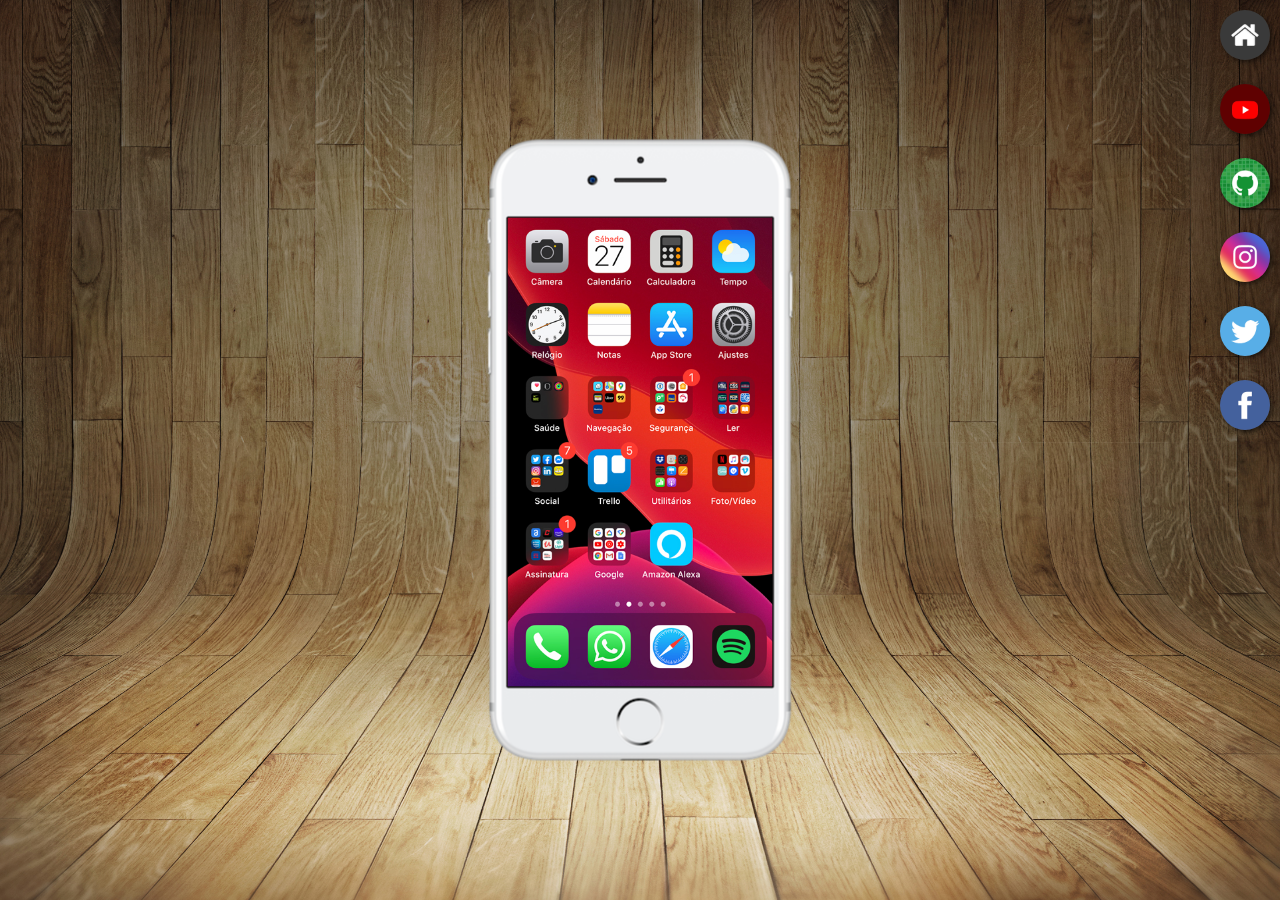
<file: index.html>
<!DOCTYPE html>
<html lang="pt-br">
<head>
    <meta charset="UTF-8">
    <meta http-equiv="X-UA-Compatible" content="IE=edge">
    <meta name="viewport" content="width=device-width, initial-scale=1.0">
    <title>Projeto Redes Sociais</title>
    <link rel="shortcut icon" href="favicon.ico" type="image/x-icon">
    <link rel="stylesheet" href="estilos/stylestyle.css">
</head>
<body>
    <main>
        <section id="telefone">
            <iframe src="home.html" name="tela" id="tela" frameborder="0">Navegador não compatível com isso.</iframe>
        </section>
        <section id="redes-sociais">
            <a href="home.html" target="tela"><img src="imagens/logo-home.jpg" alt="Home"></a> <br>
            <a href="youtube.html" target="tela"><img src="imagens/logo-youtube.jpg" alt="Youtube"></a> <br>
            <a href="github.html" target="tela"><img src="imagens/logo-github.jpg" alt="GitHub"></a> <br>
            <a href="instagram.html" target="tela"><img src="imagens/logo-instagram.jpg" alt="Instagram"></a> <br>
            <a href="twitter.html" target="tela"><img src="imagens/logo-twitter.jpg" alt="Twitter"></a> <br>
            <a href="facebook.html" target="tela"><img src="imagens/logo-facebook.jpg" alt="Facebook"></a>
        </section>
    </main>
</body>
</html>
</file>
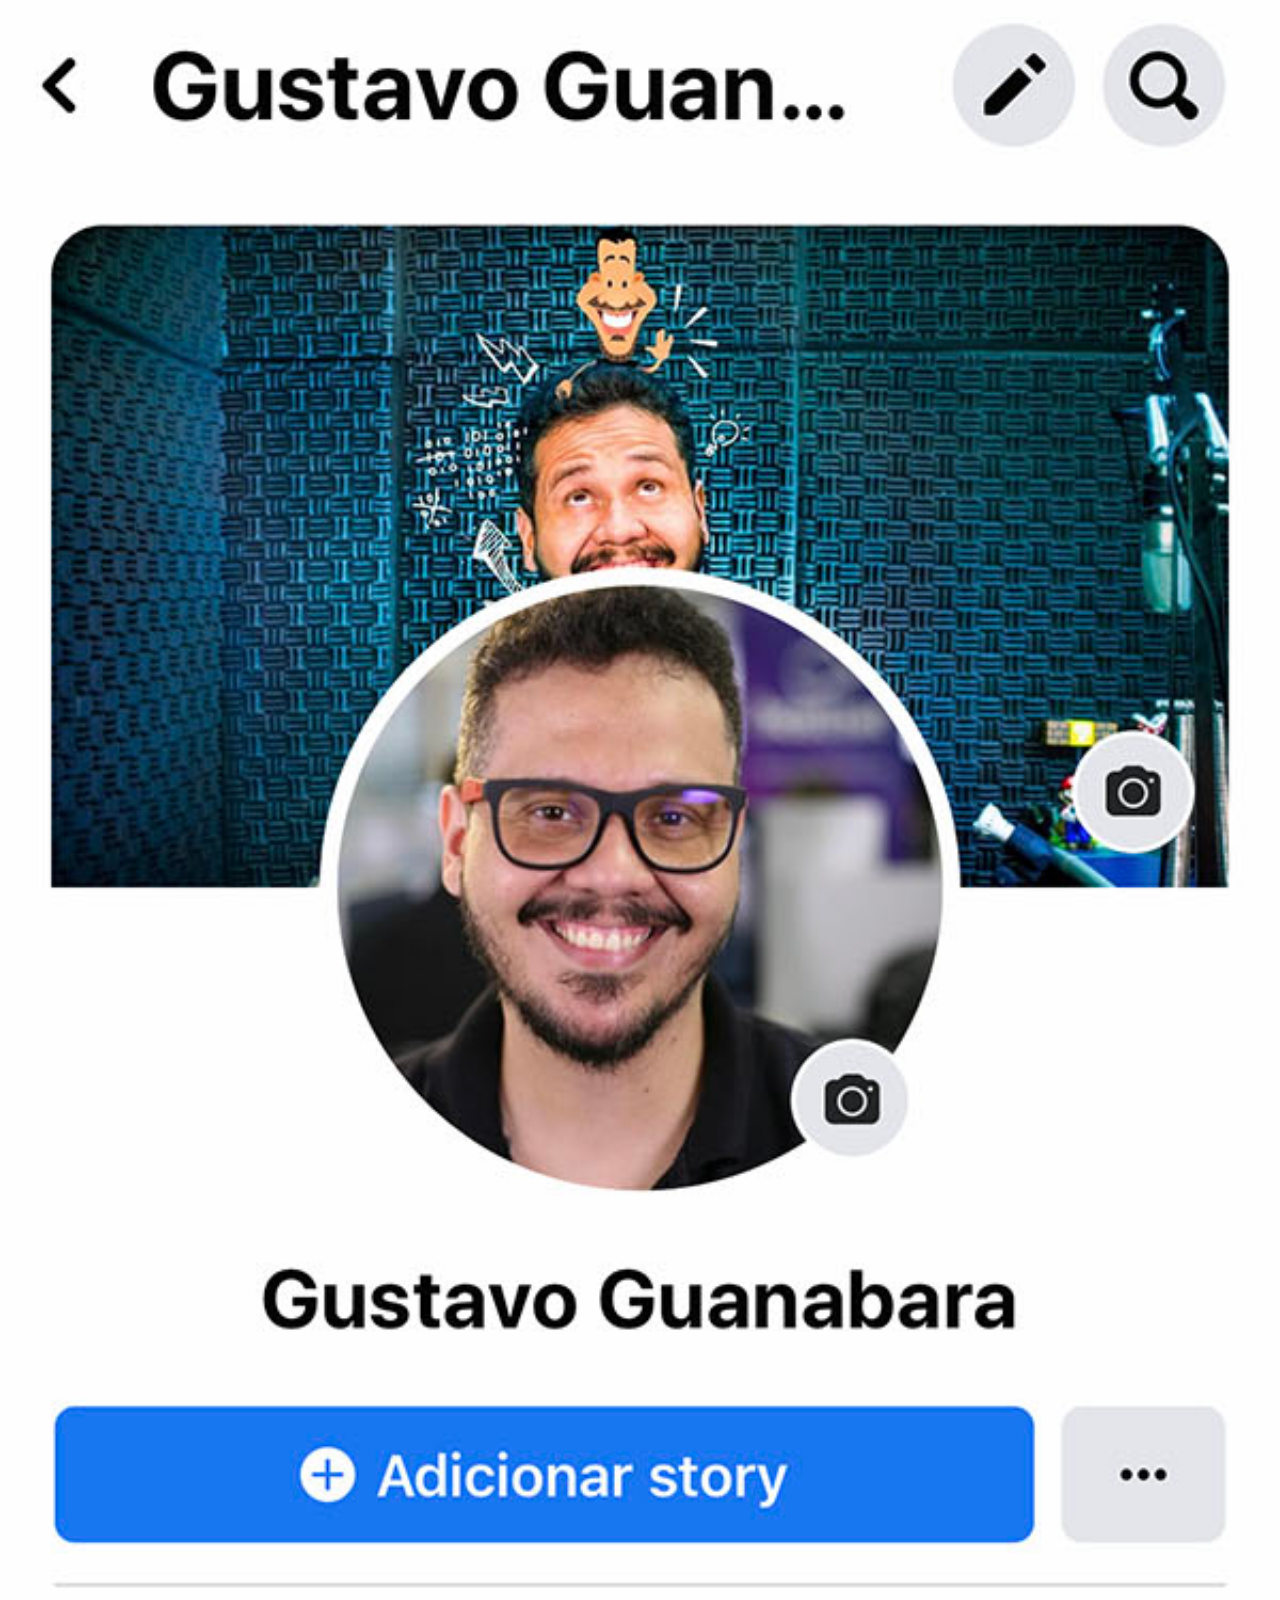
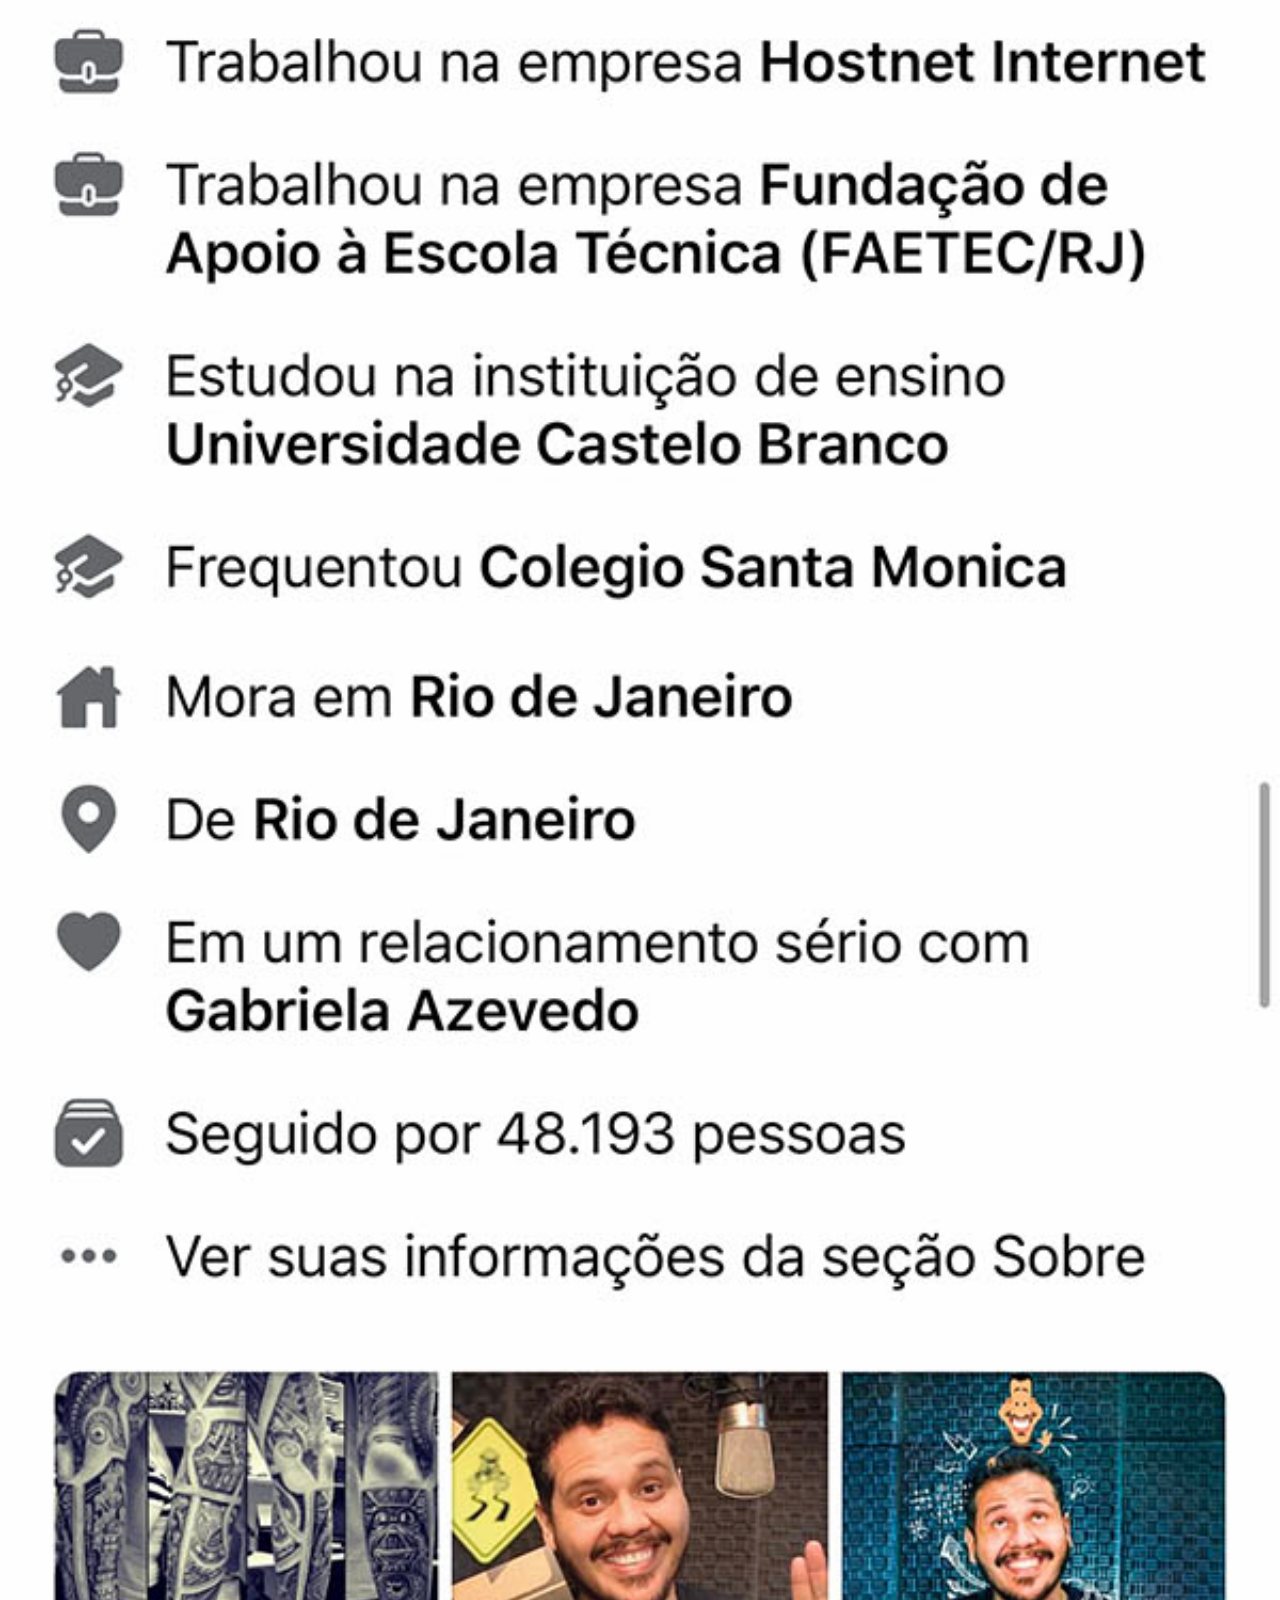
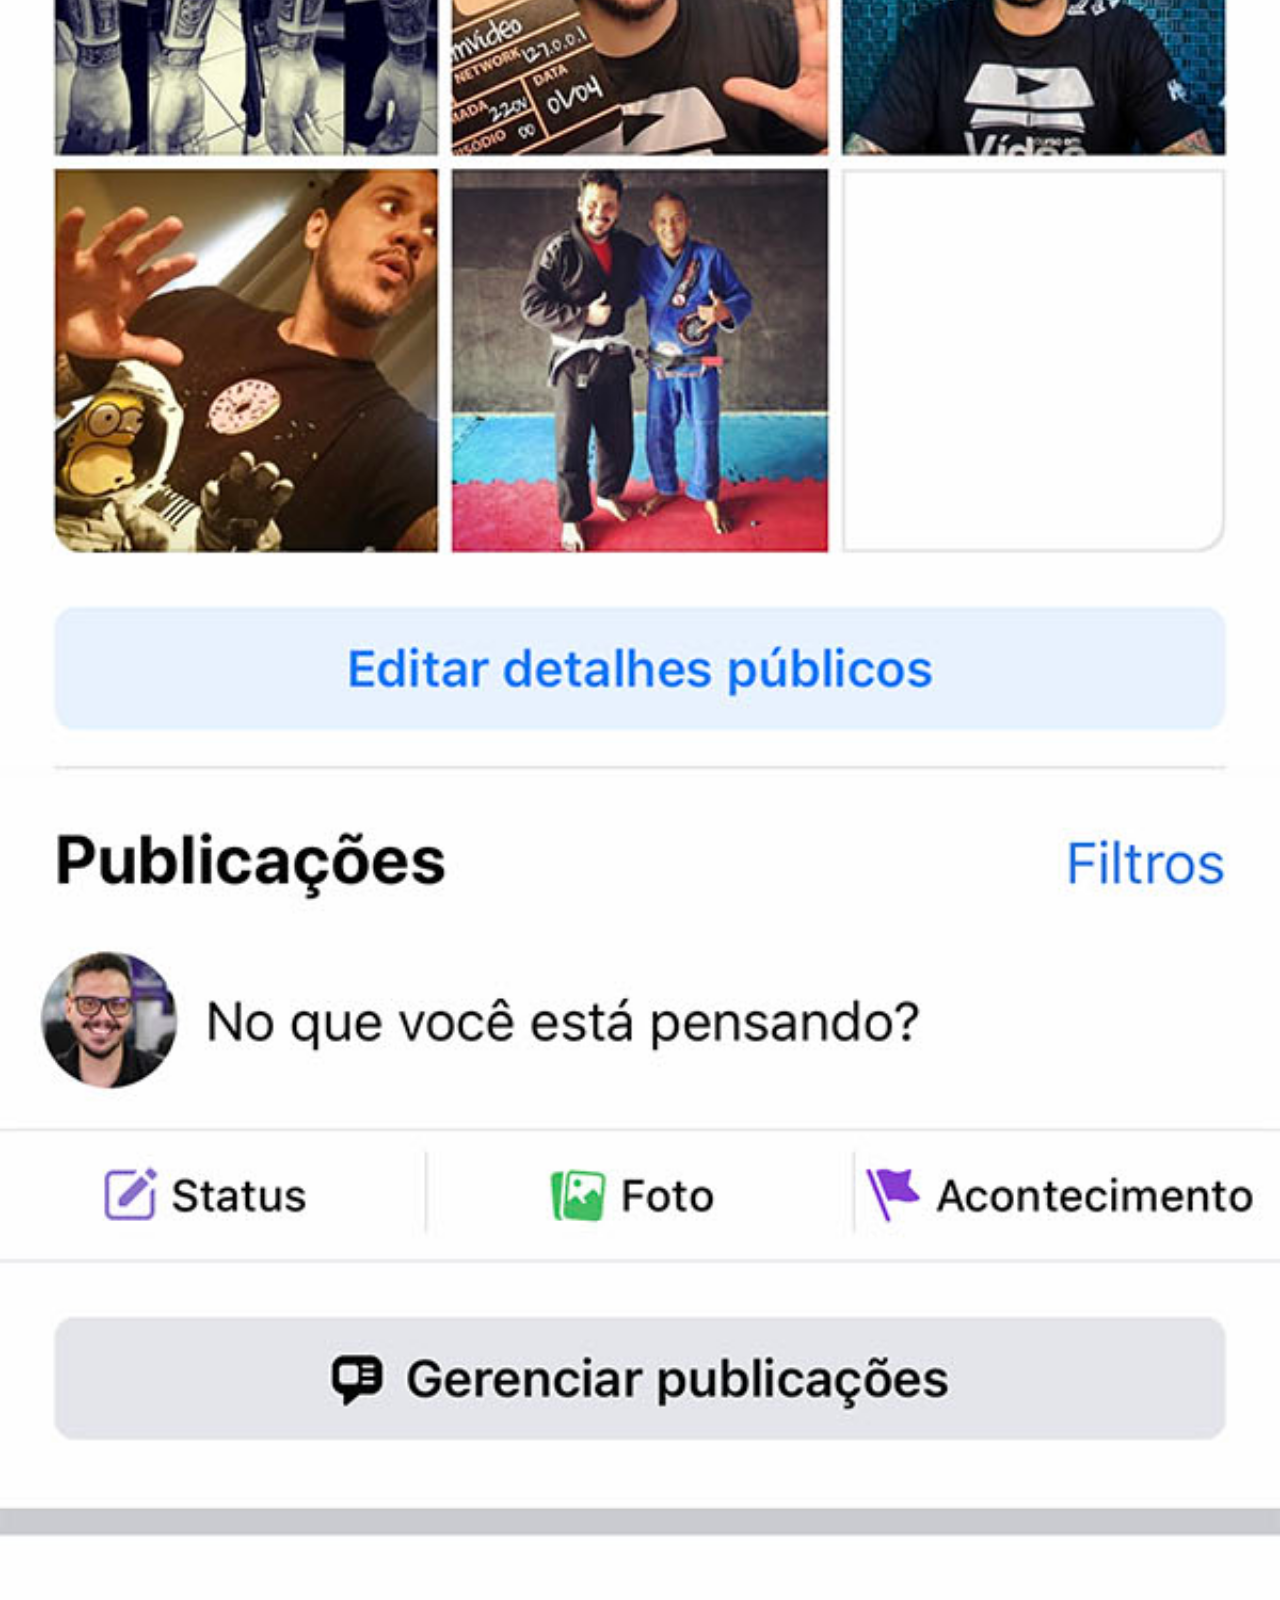
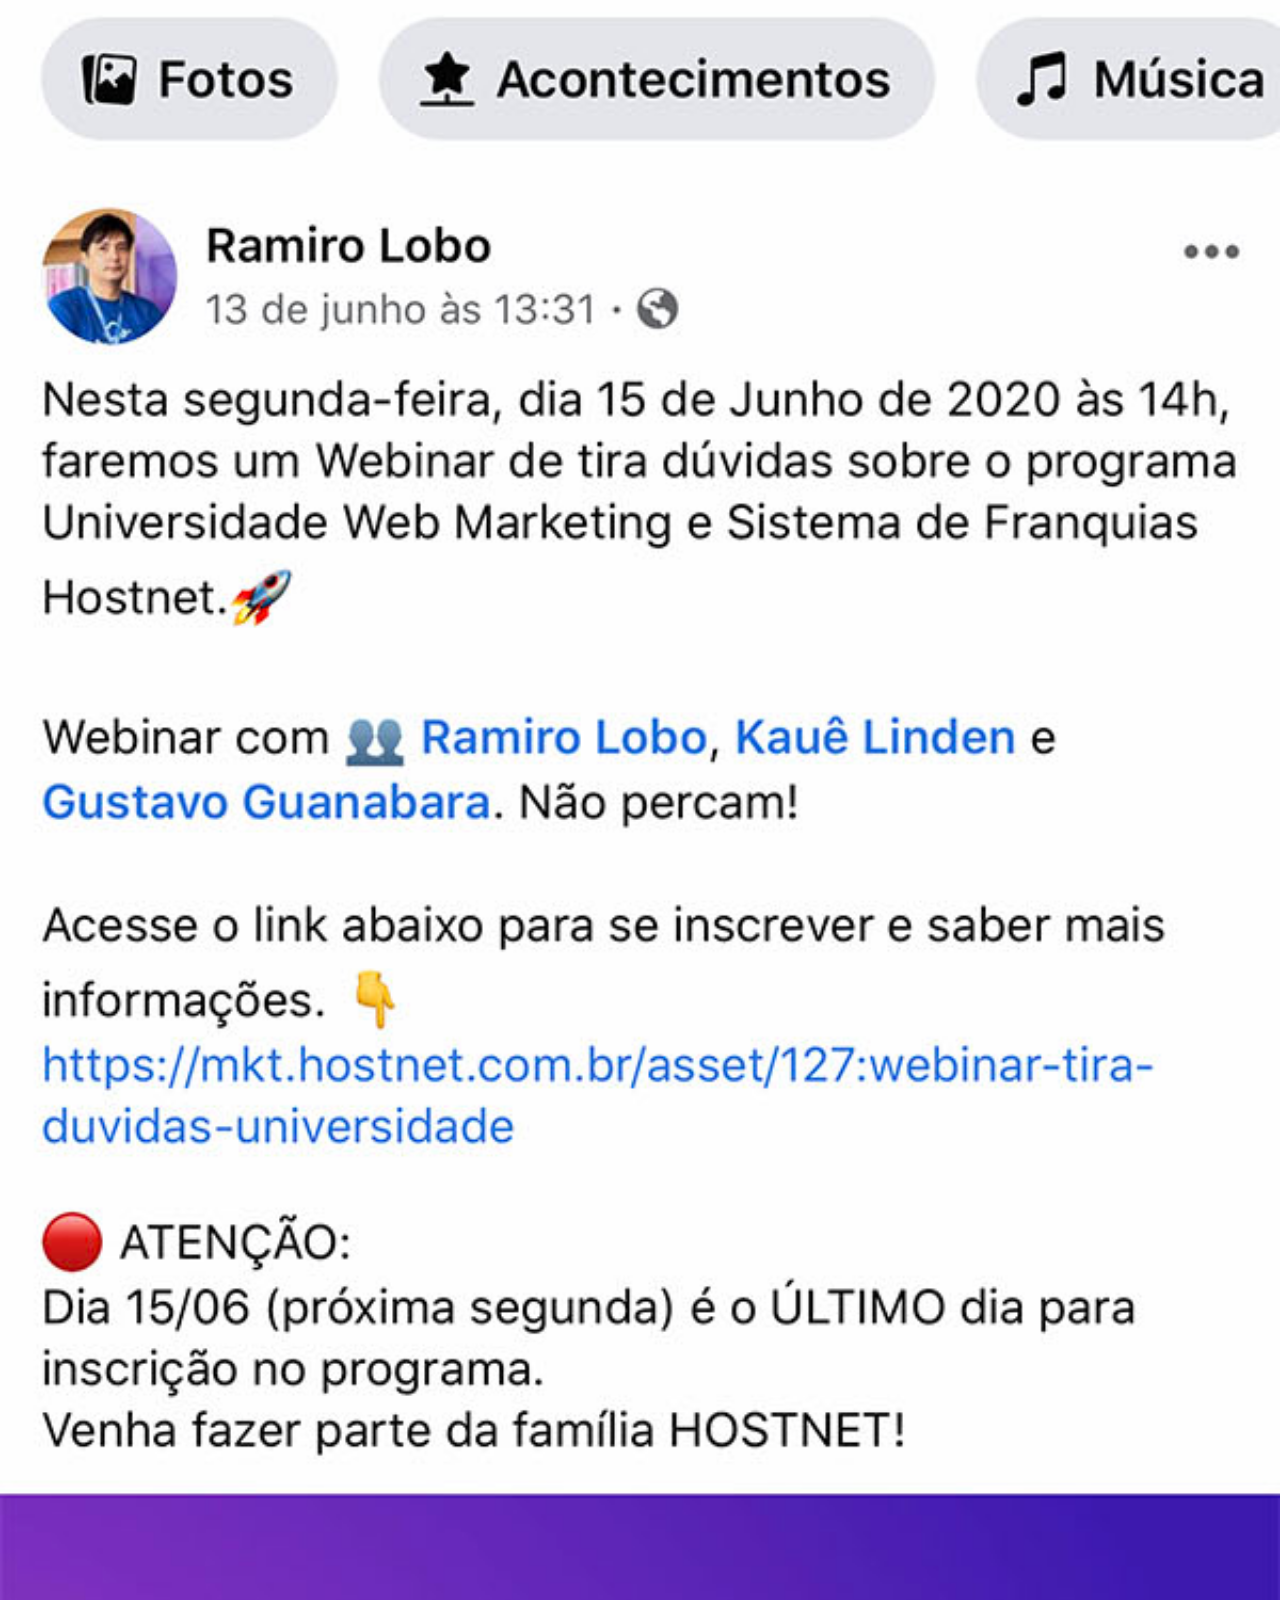
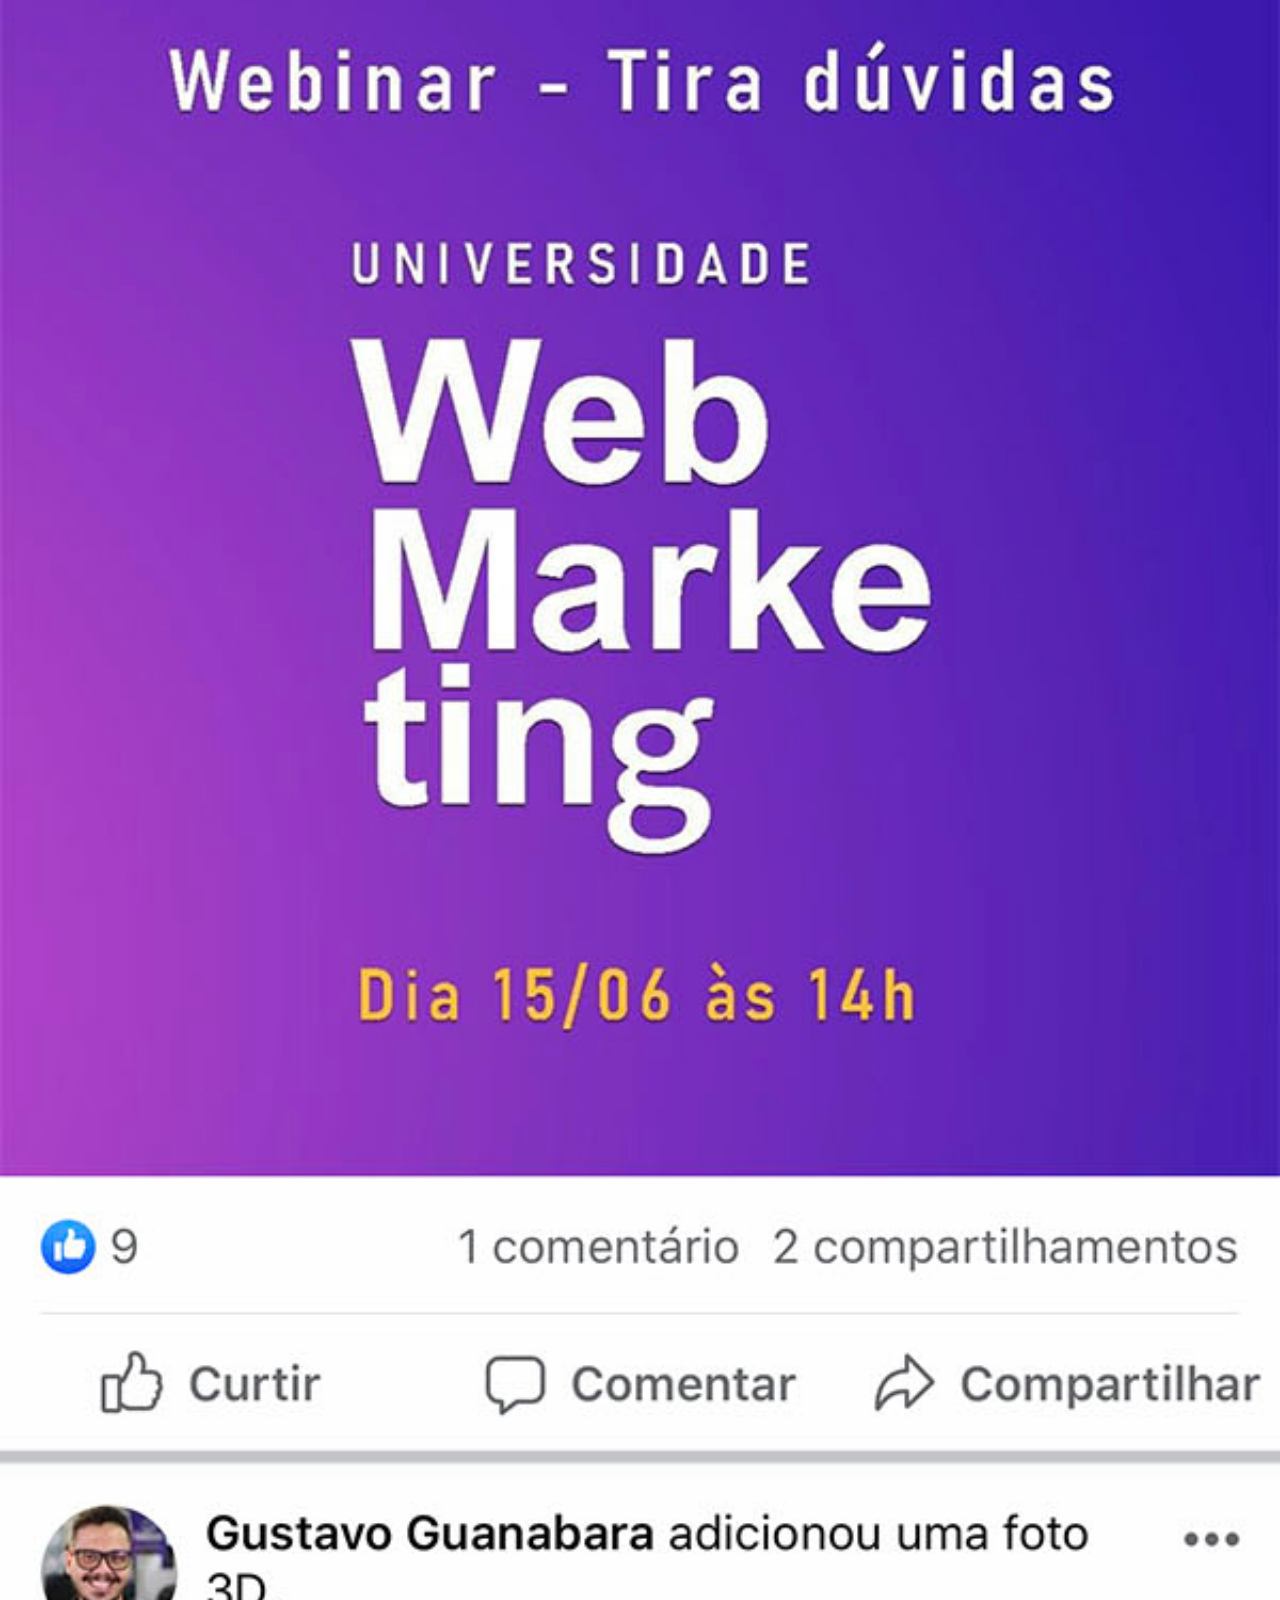
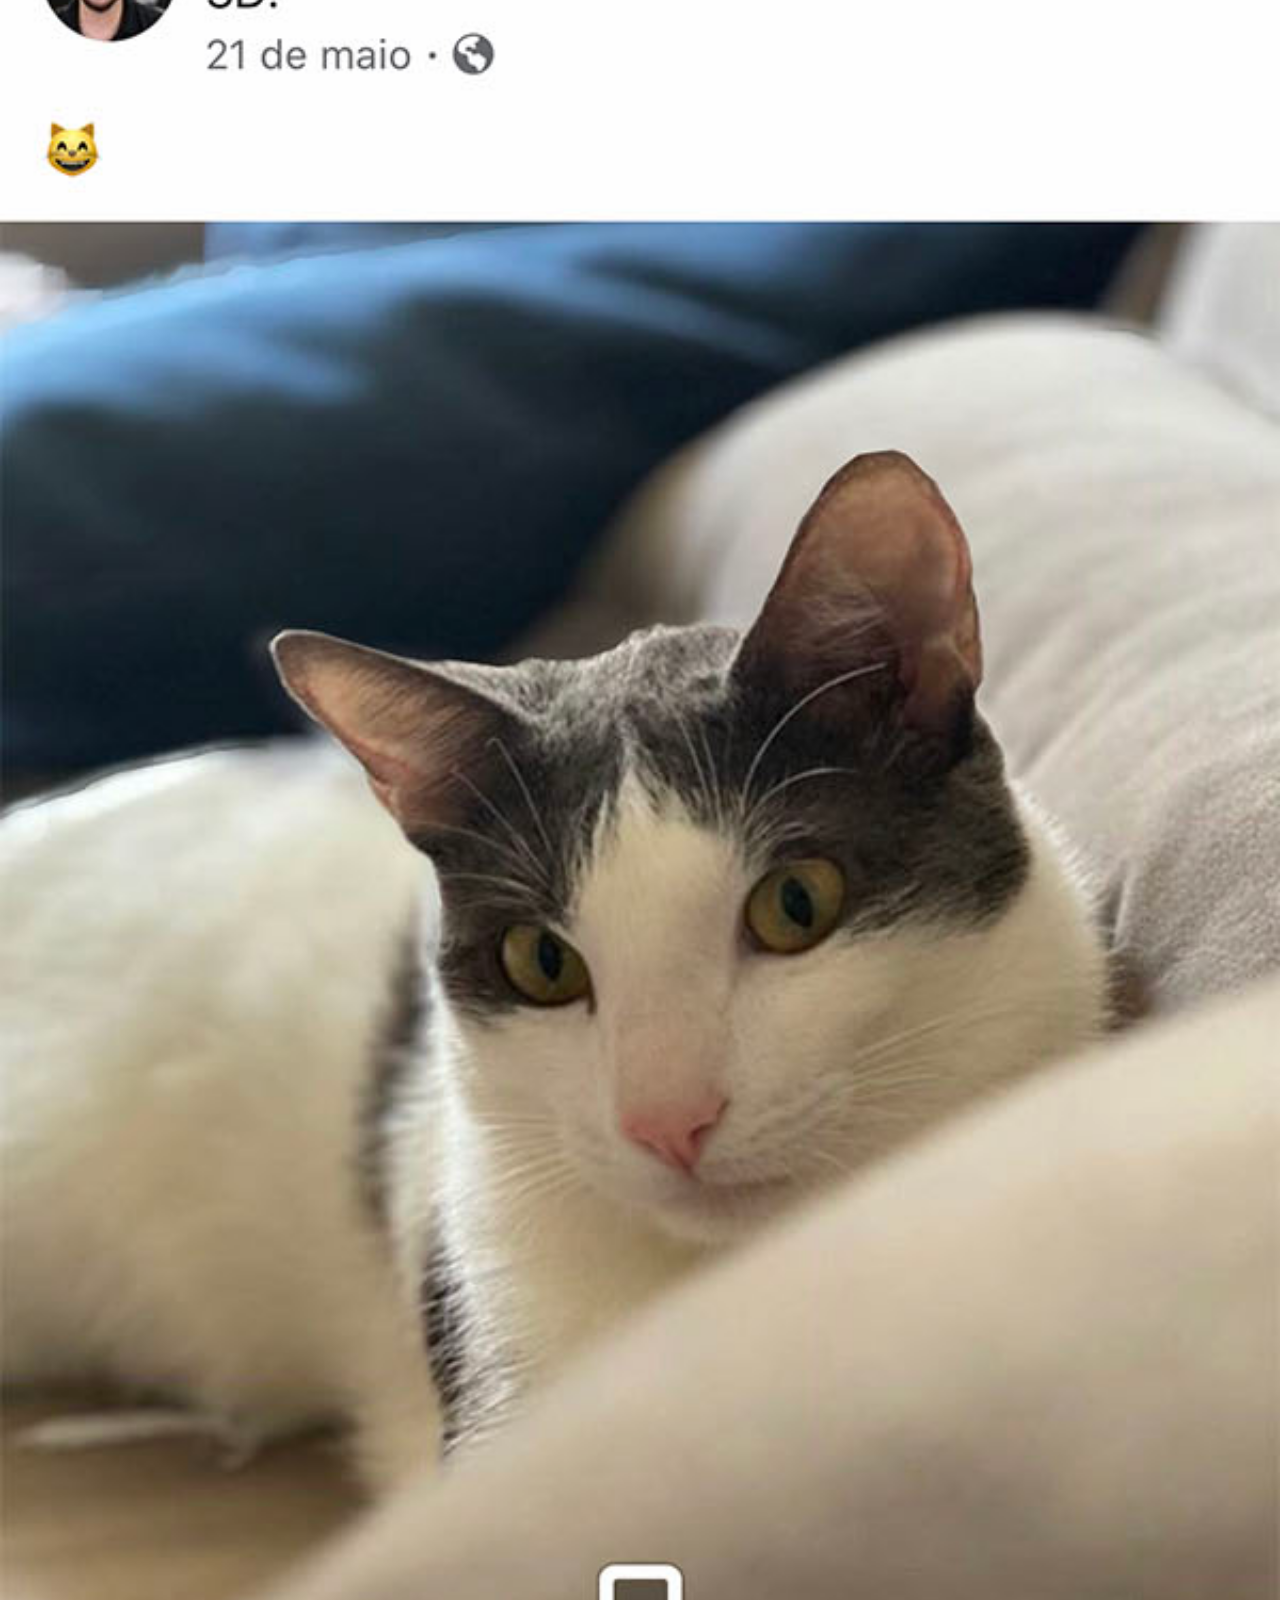
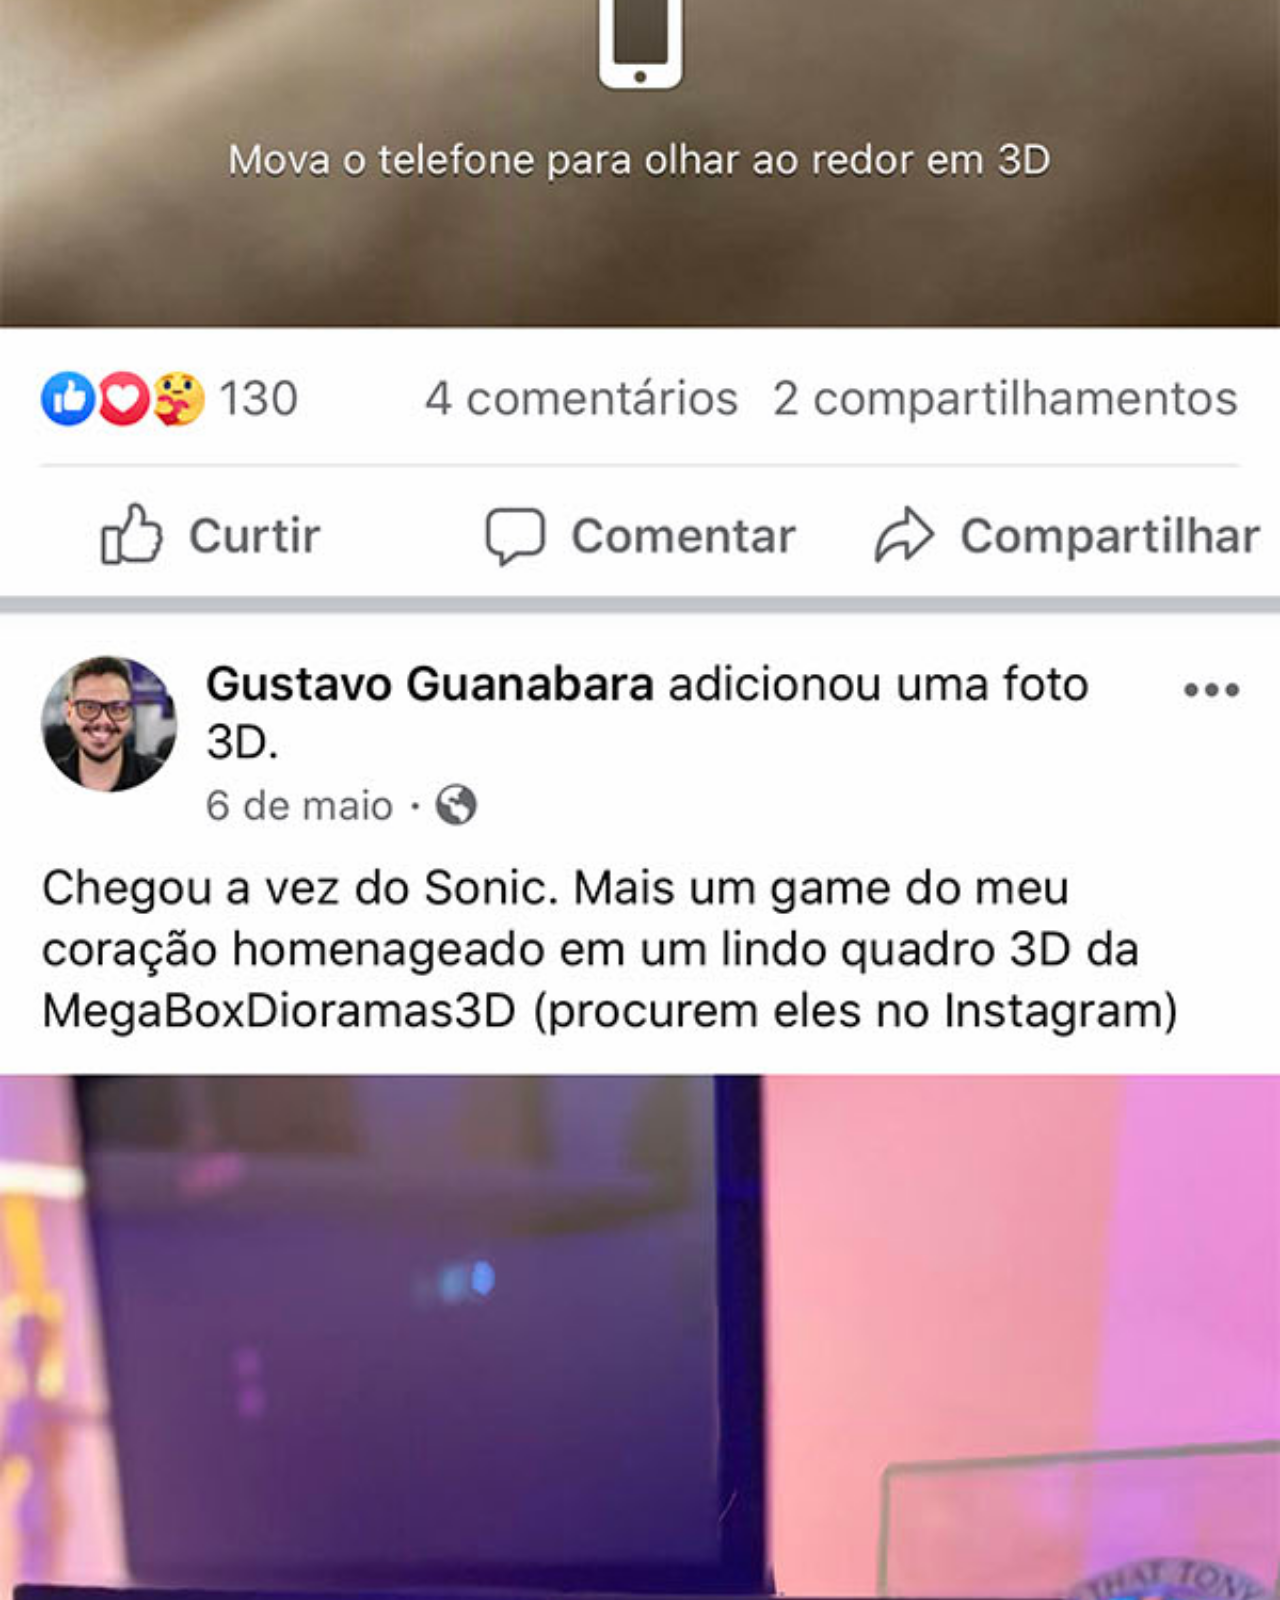
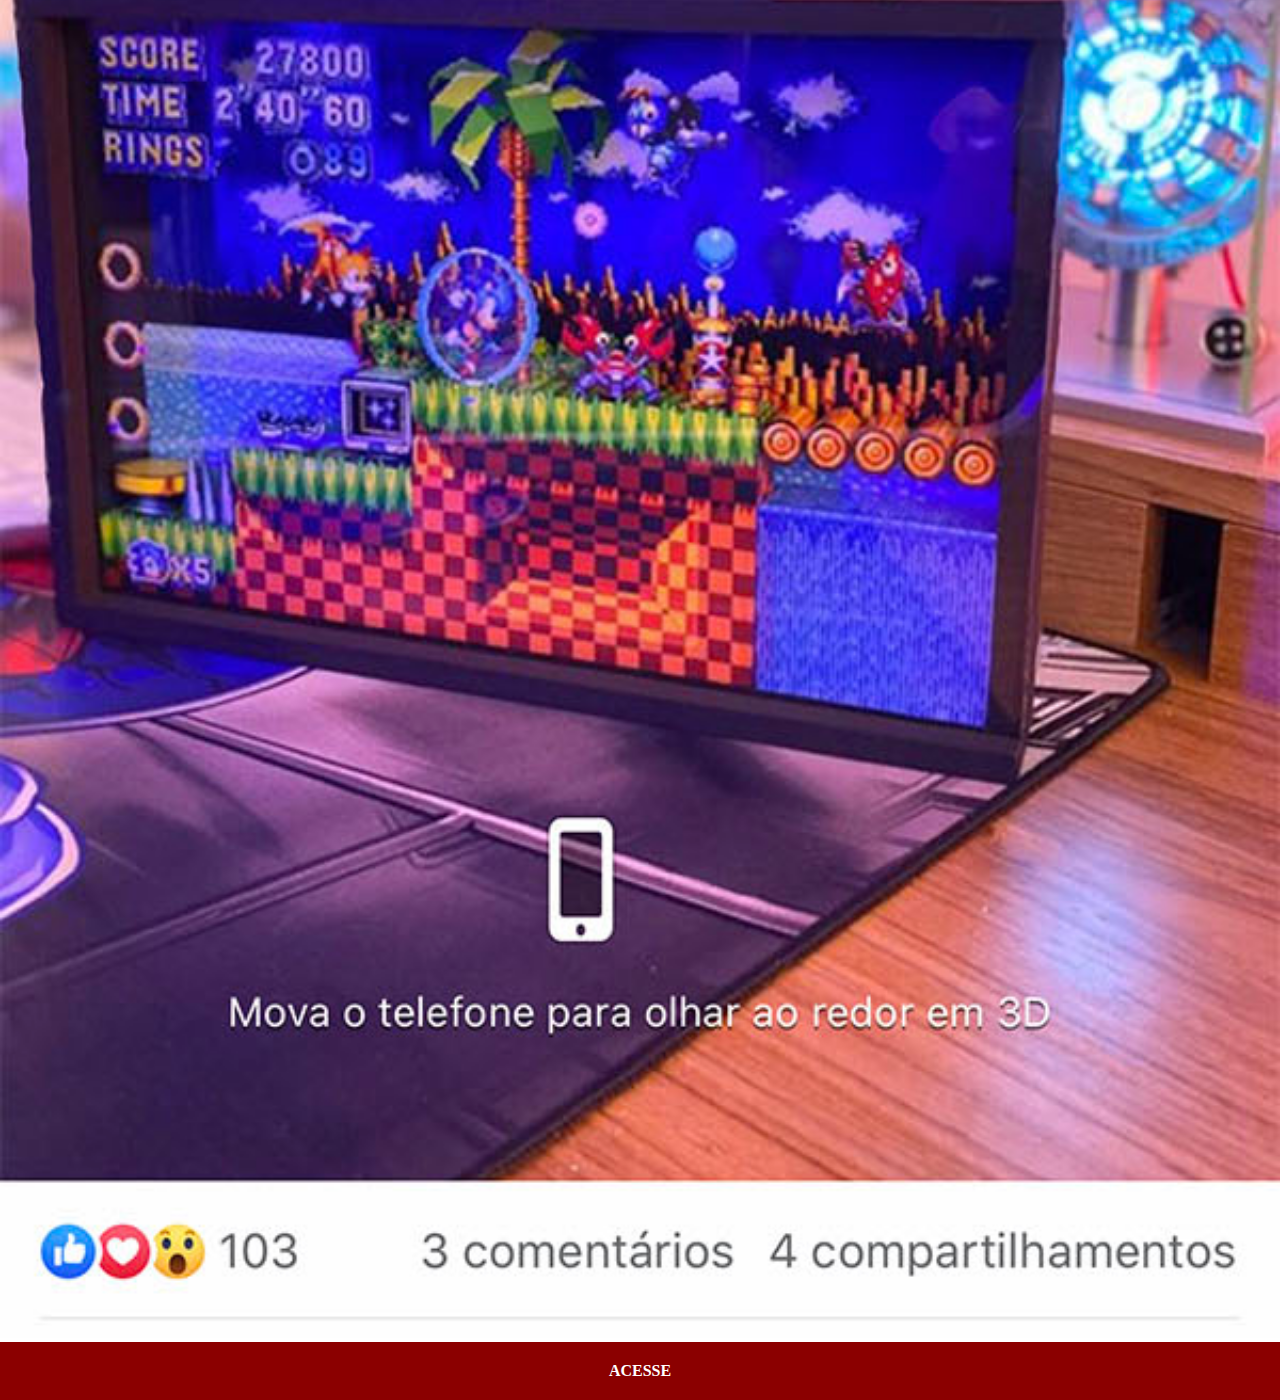
<file: facebook.html>
<!DOCTYPE html>
<html lang="pt-br">
<head>
    <meta charset="UTF-8">
    <meta http-equiv="X-UA-Compatible" content="IE=edge">
    <meta name="viewport" content="width=device-width, initial-scale=1.0">
    <title>Facebook</title>
    <link rel="stylesheet" href="estilos/social.css">
</head>
<body>
    <img src="imagens/tela-facebook.jpg" alt="Youtube"><a href="https://pt-br.facebook.com/gustavoguanabara/" target="_blank">ACESSE</a>
</body>
</html>
</file>
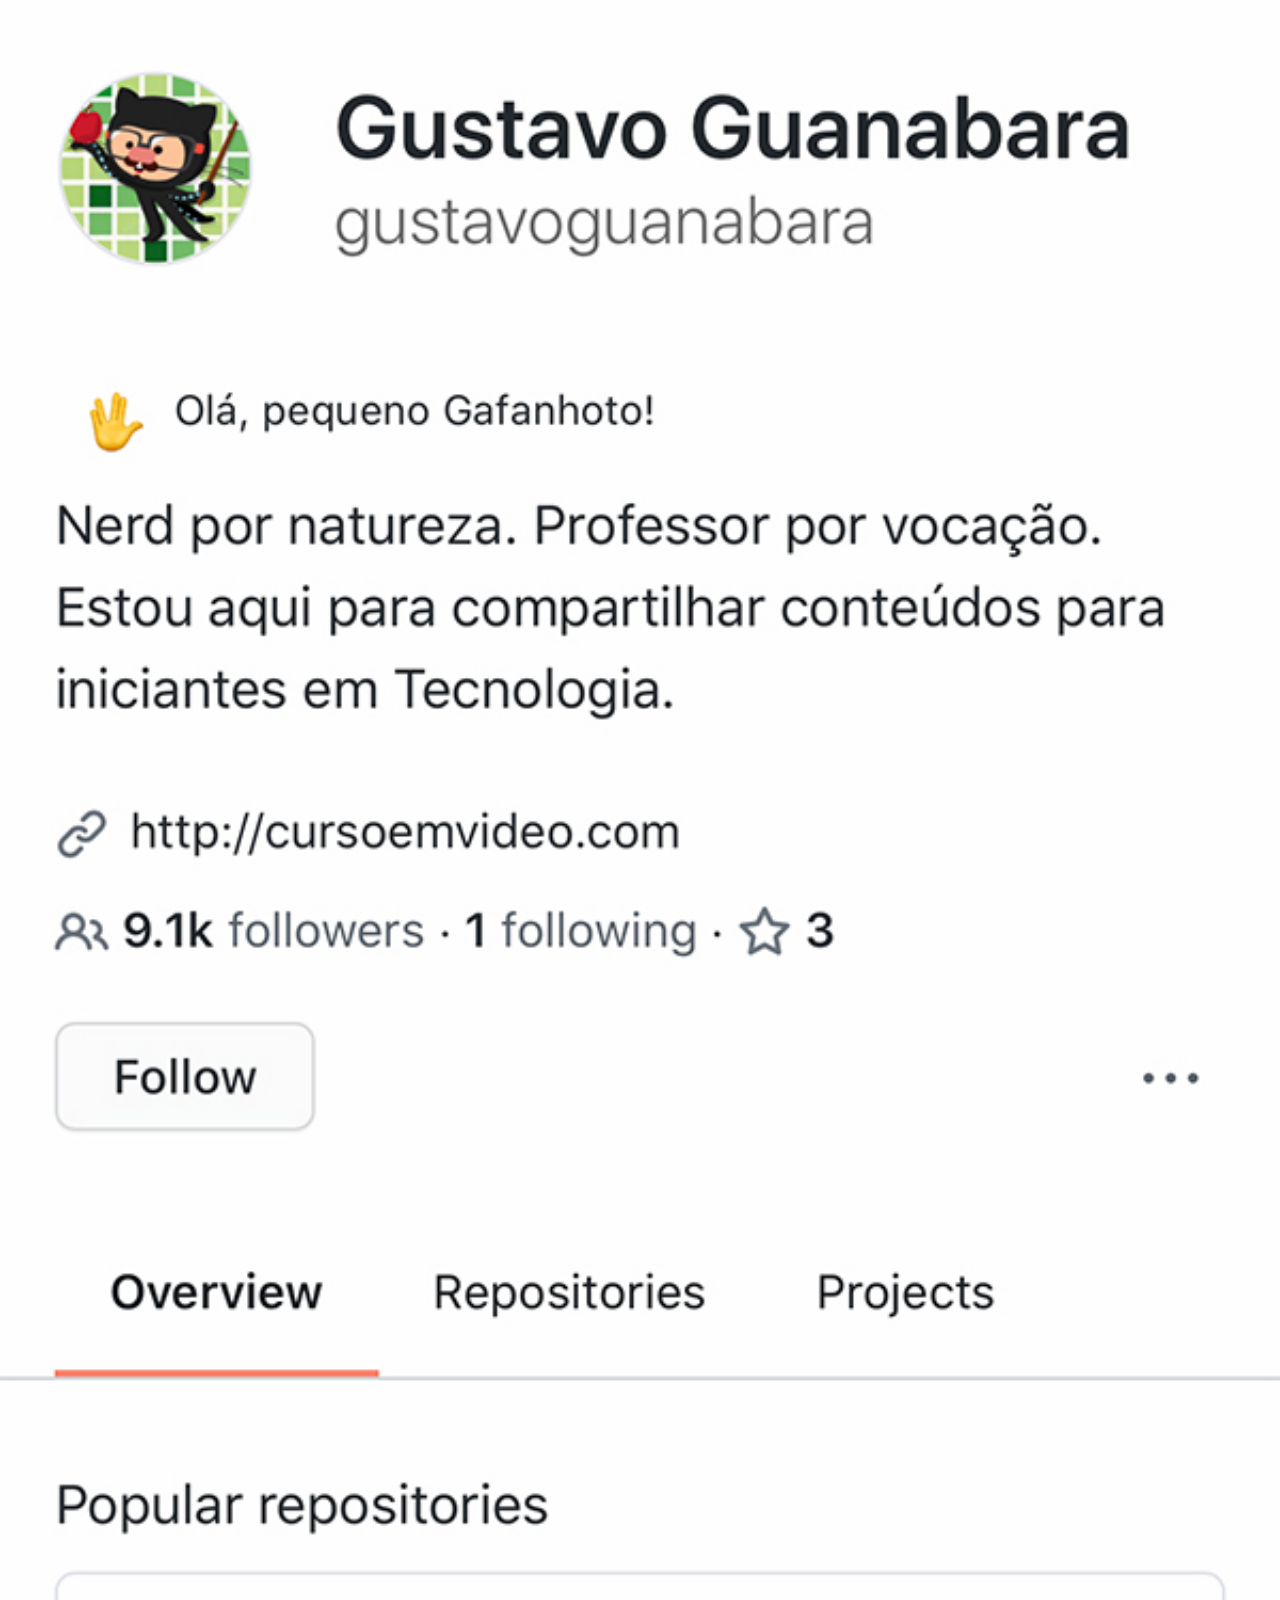
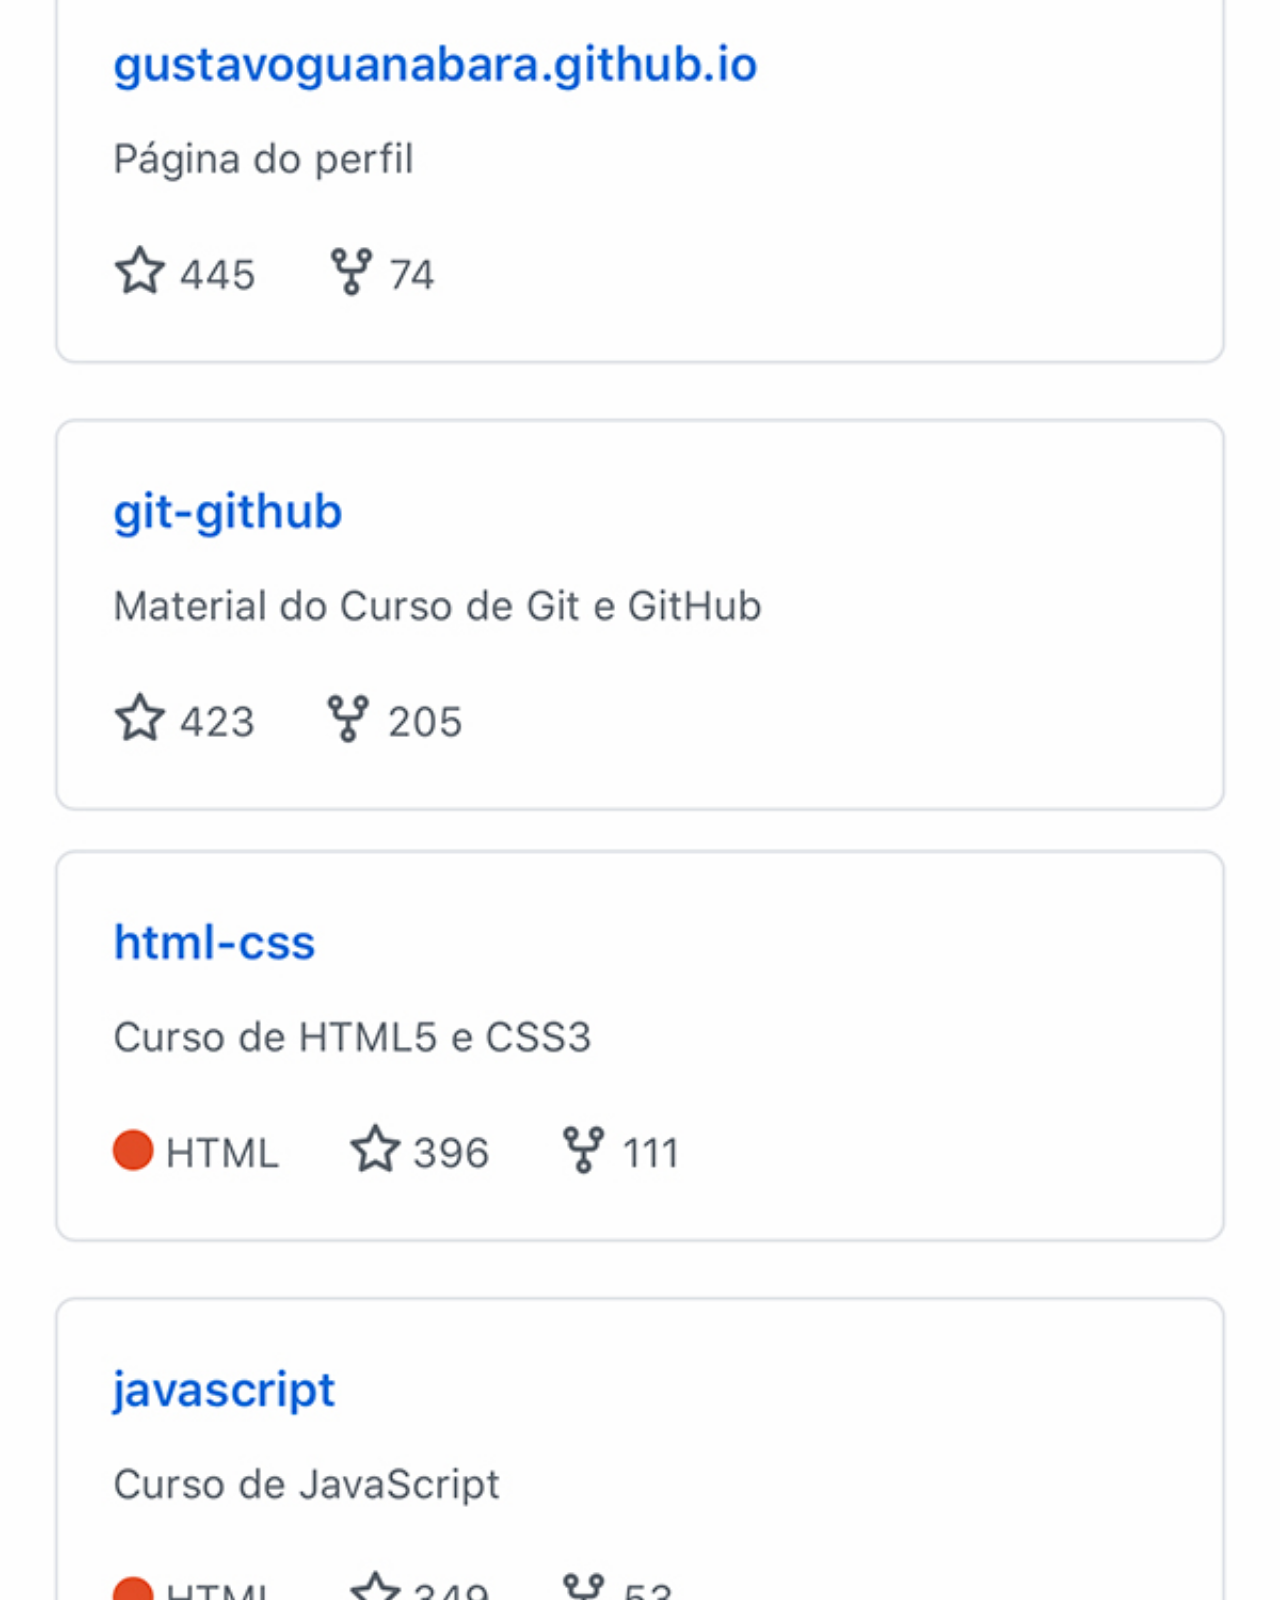
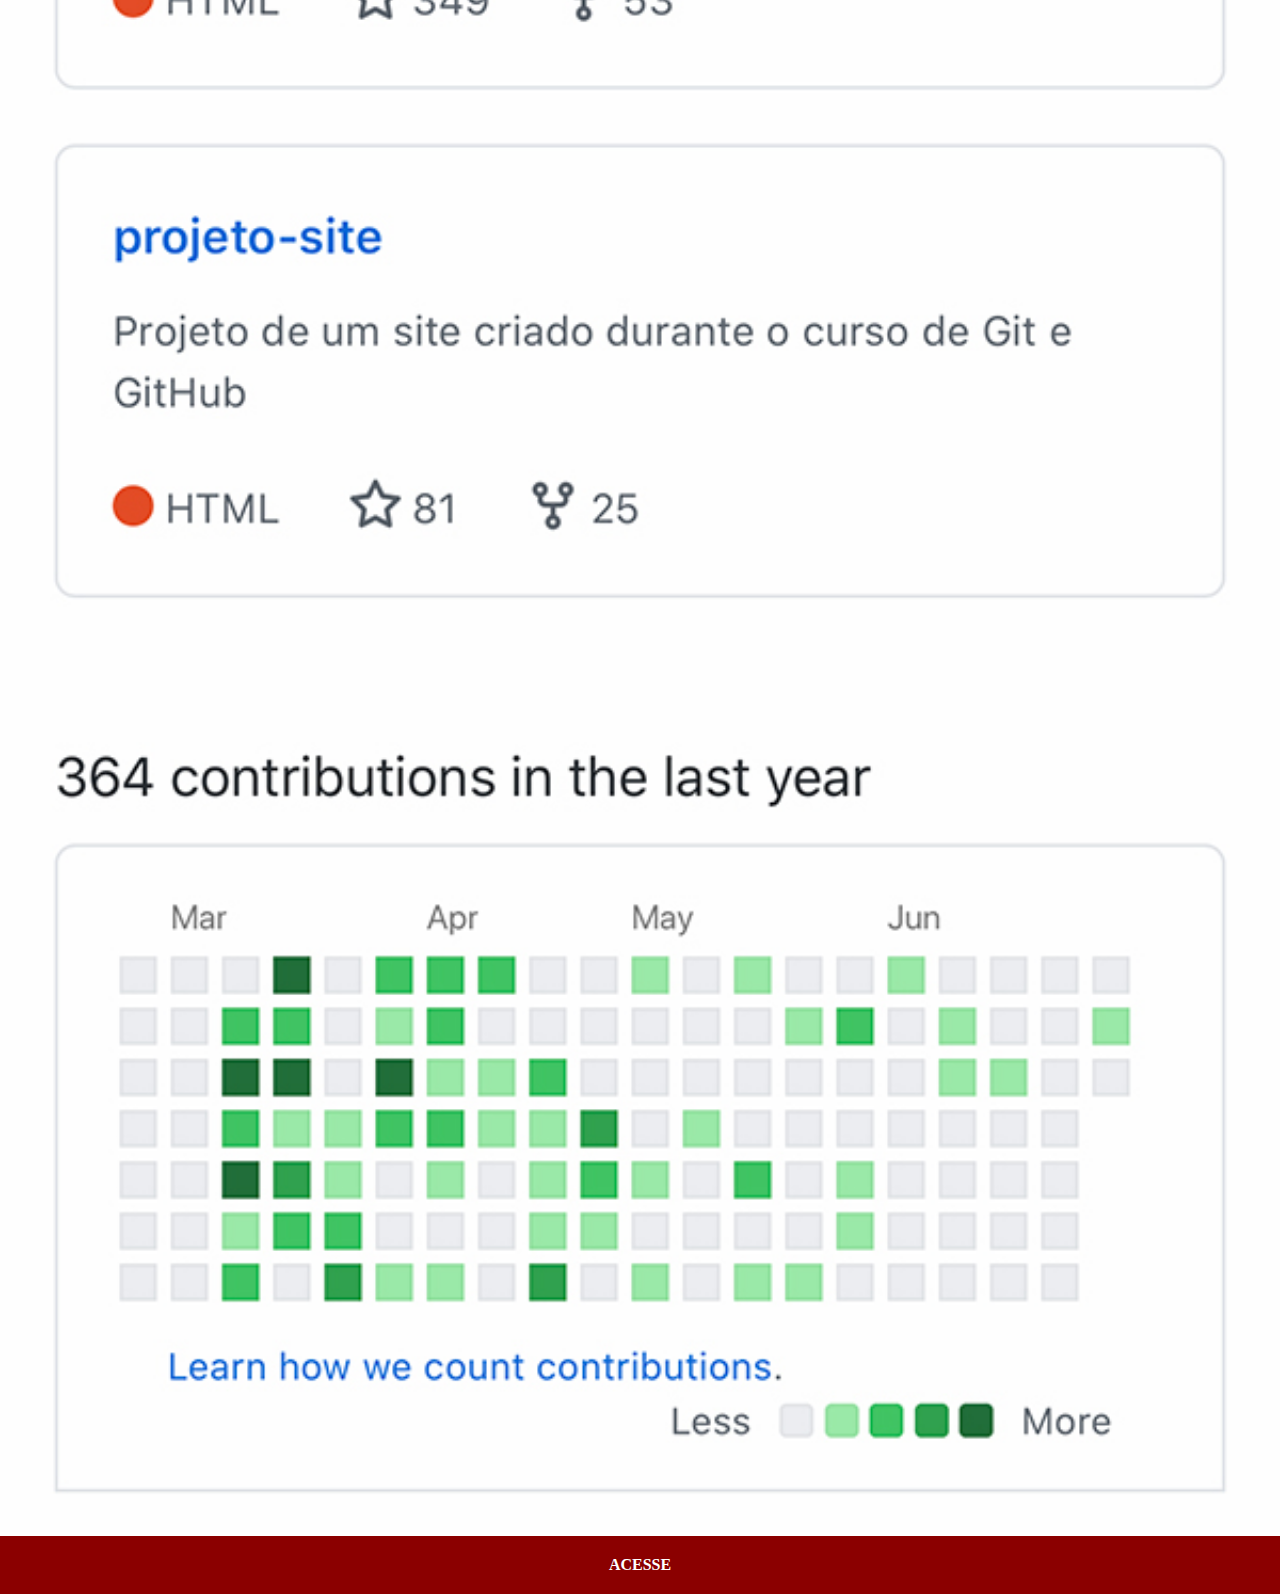
<file: github.html>
<!DOCTYPE html>
<html lang="pt-br">
<head>
    <meta charset="UTF-8">
    <meta http-equiv="X-UA-Compatible" content="IE=edge">
    <meta name="viewport" content="width=device-width, initial-scale=1.0">
    <title>GitHub</title>
    <link rel="stylesheet" href="estilos/social.css">
</head>
<body>
    <img src="imagens/tela-github.jpg" alt="Youtube"><a href="https://github.com/gustavoguanabara" target="_blank">ACESSE</a>
</body>
</html>
</file>
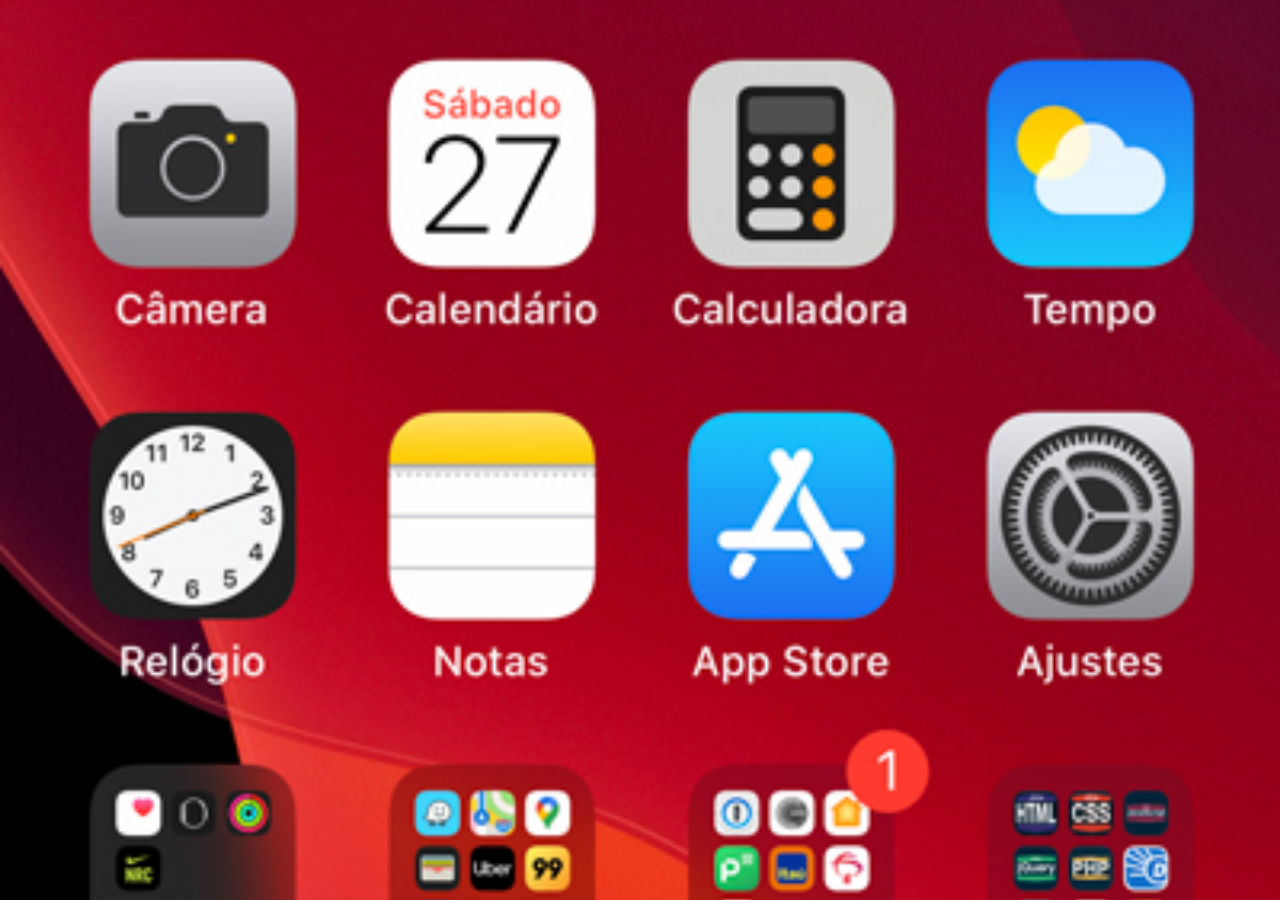
<file: home.html>
<!DOCTYPE html>
<html lang="pt-br">
<head>
    <meta charset="UTF-8">
    <meta http-equiv="X-UA-Compatible" content="IE=edge">
    <meta name="viewport" content="width=device-width, initial-scale=1.0">
    <title>Home</title>
</head>
<style>
    * {
        margin: 0px;
        padding: 0px;
    }

    body {
        width: 100px;
        height: 100vh;
        background: black url('imagens/tela-home.jpg') no-repeat top center;
        background-size: cover;
    }
</style>
<body>
    
</body>
</html>
</file>
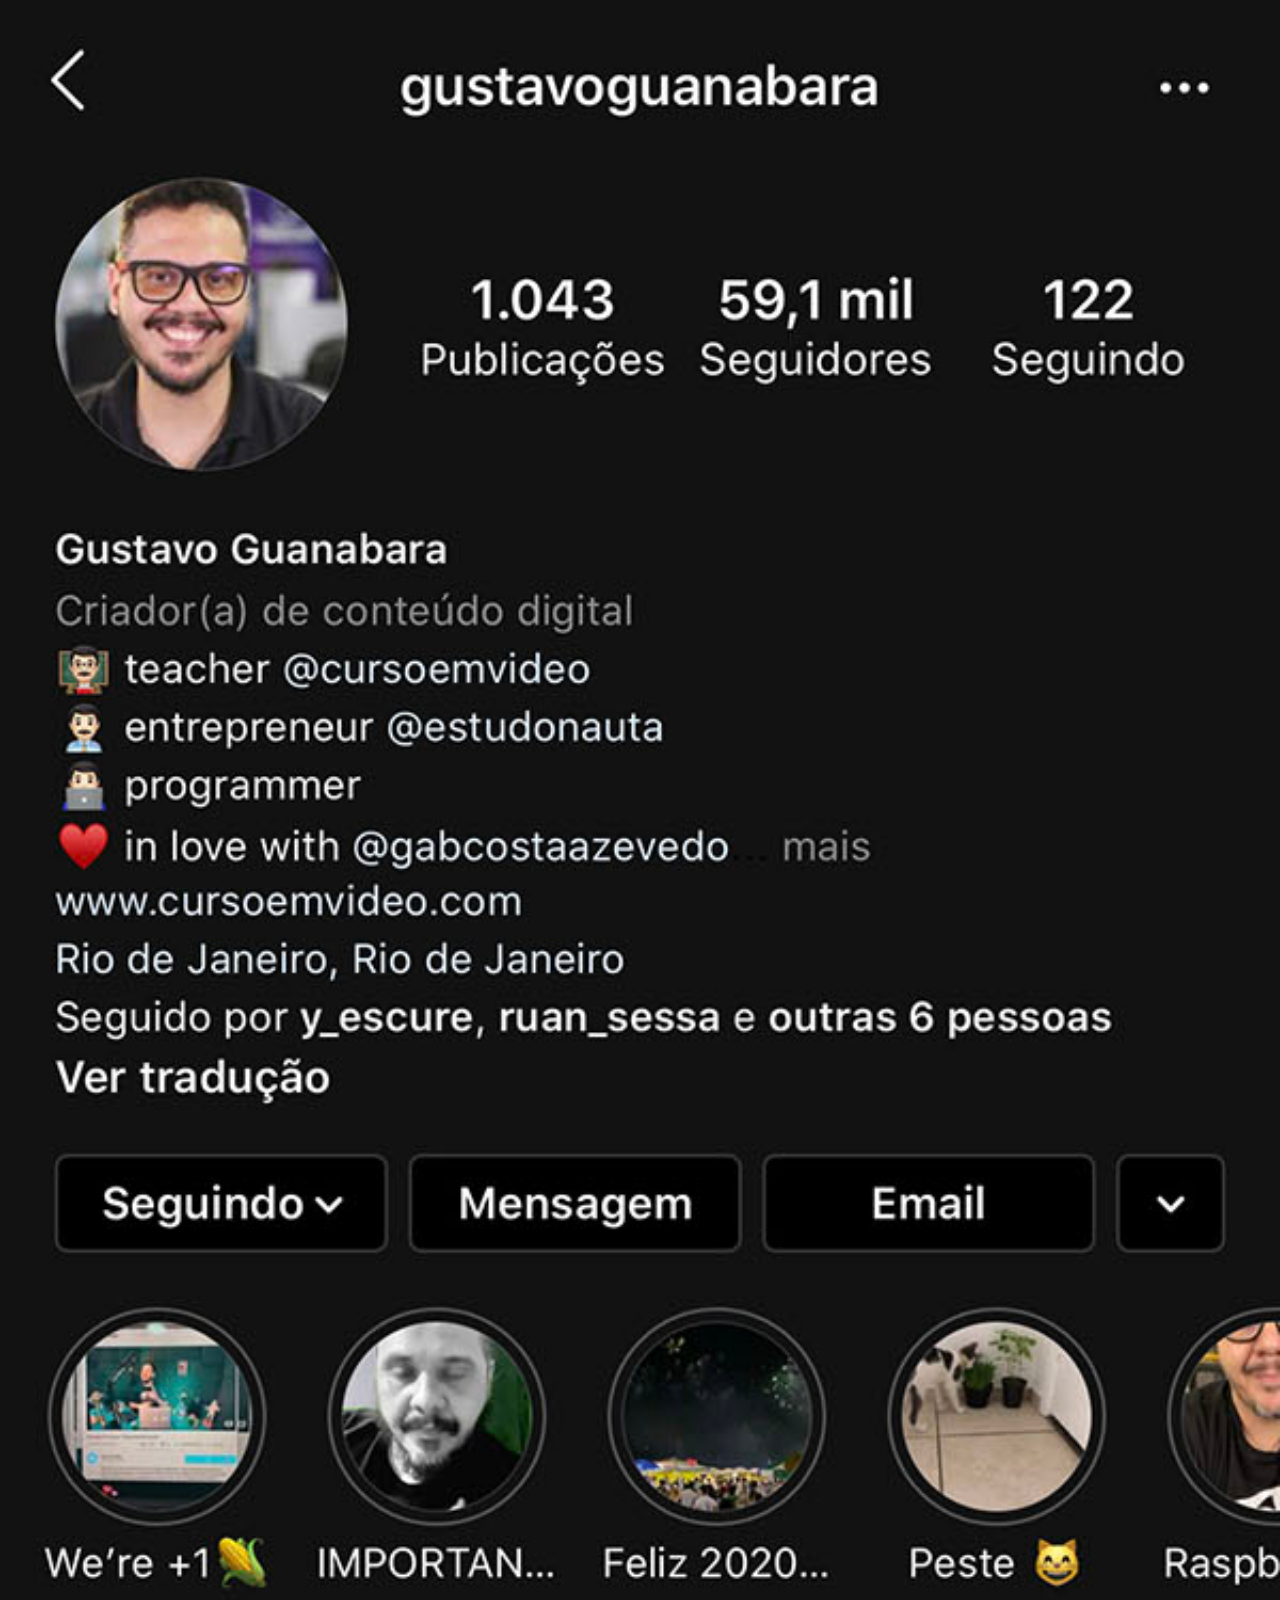
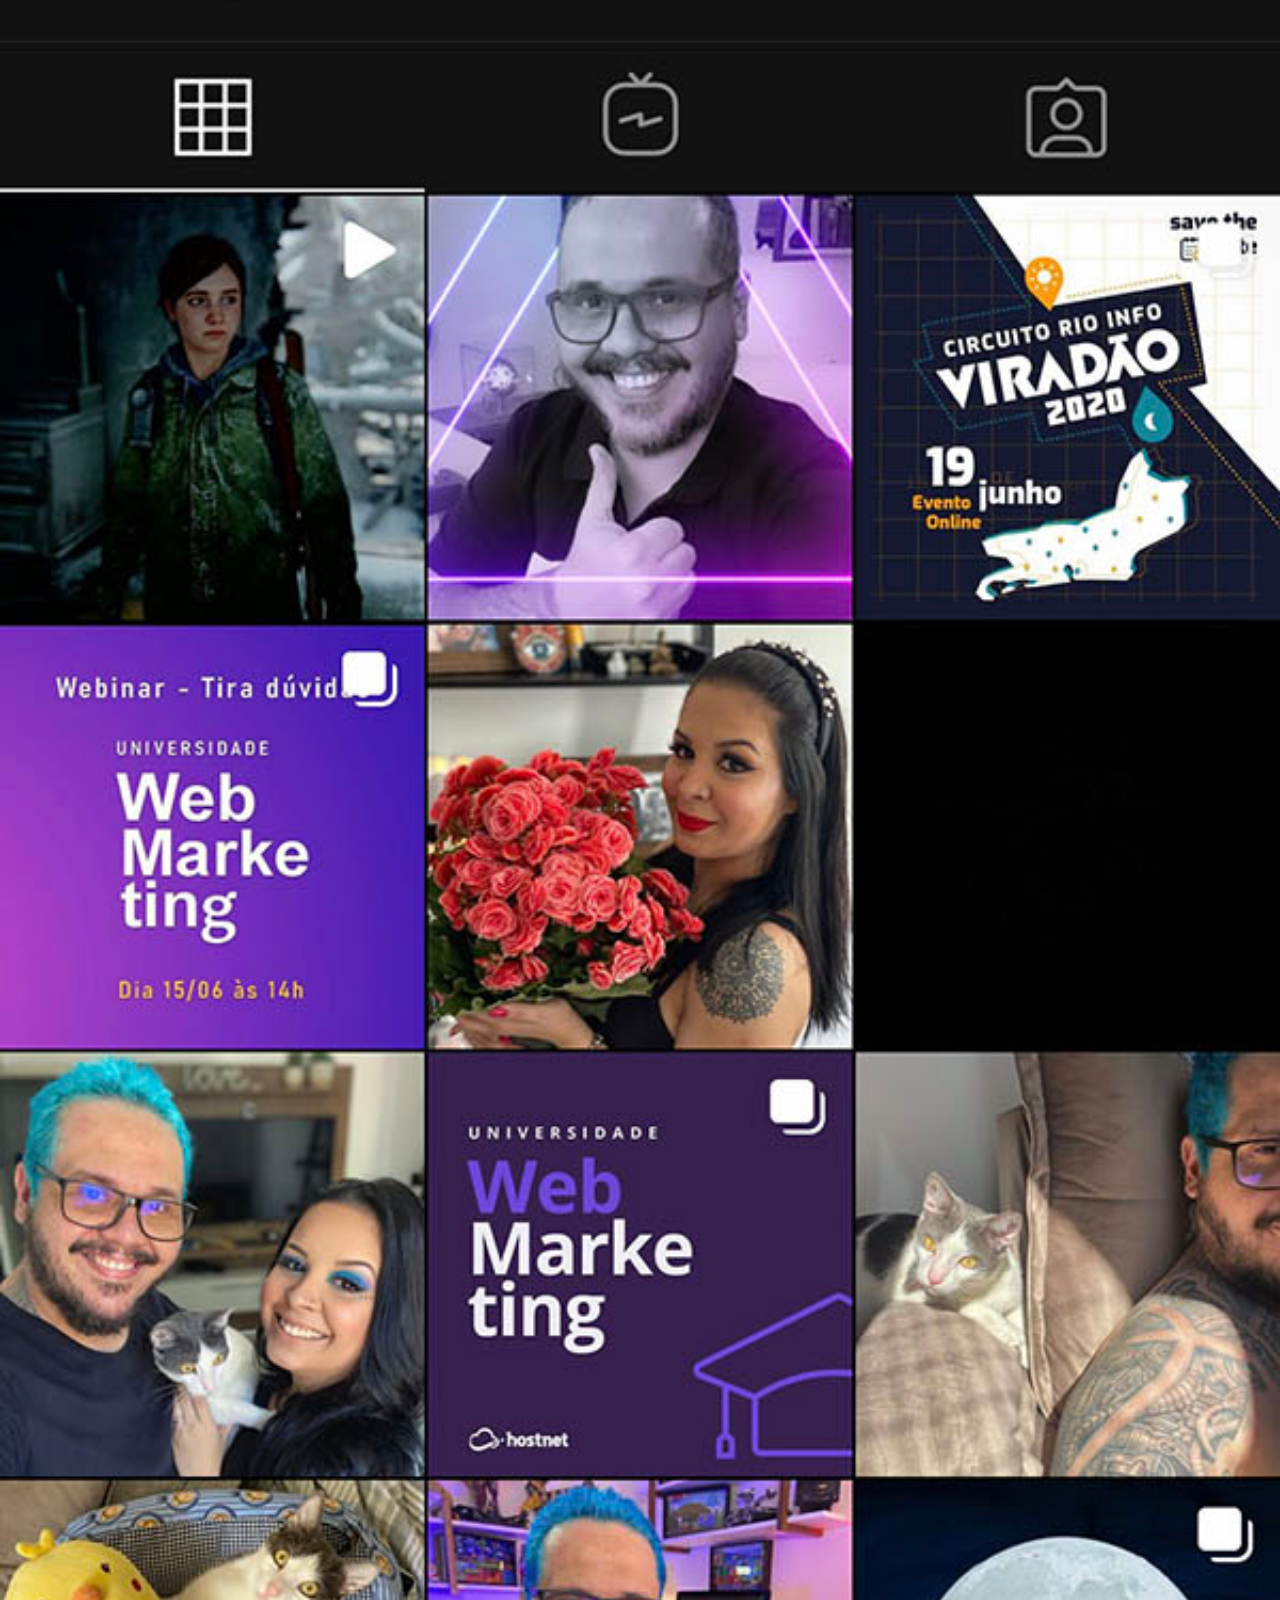
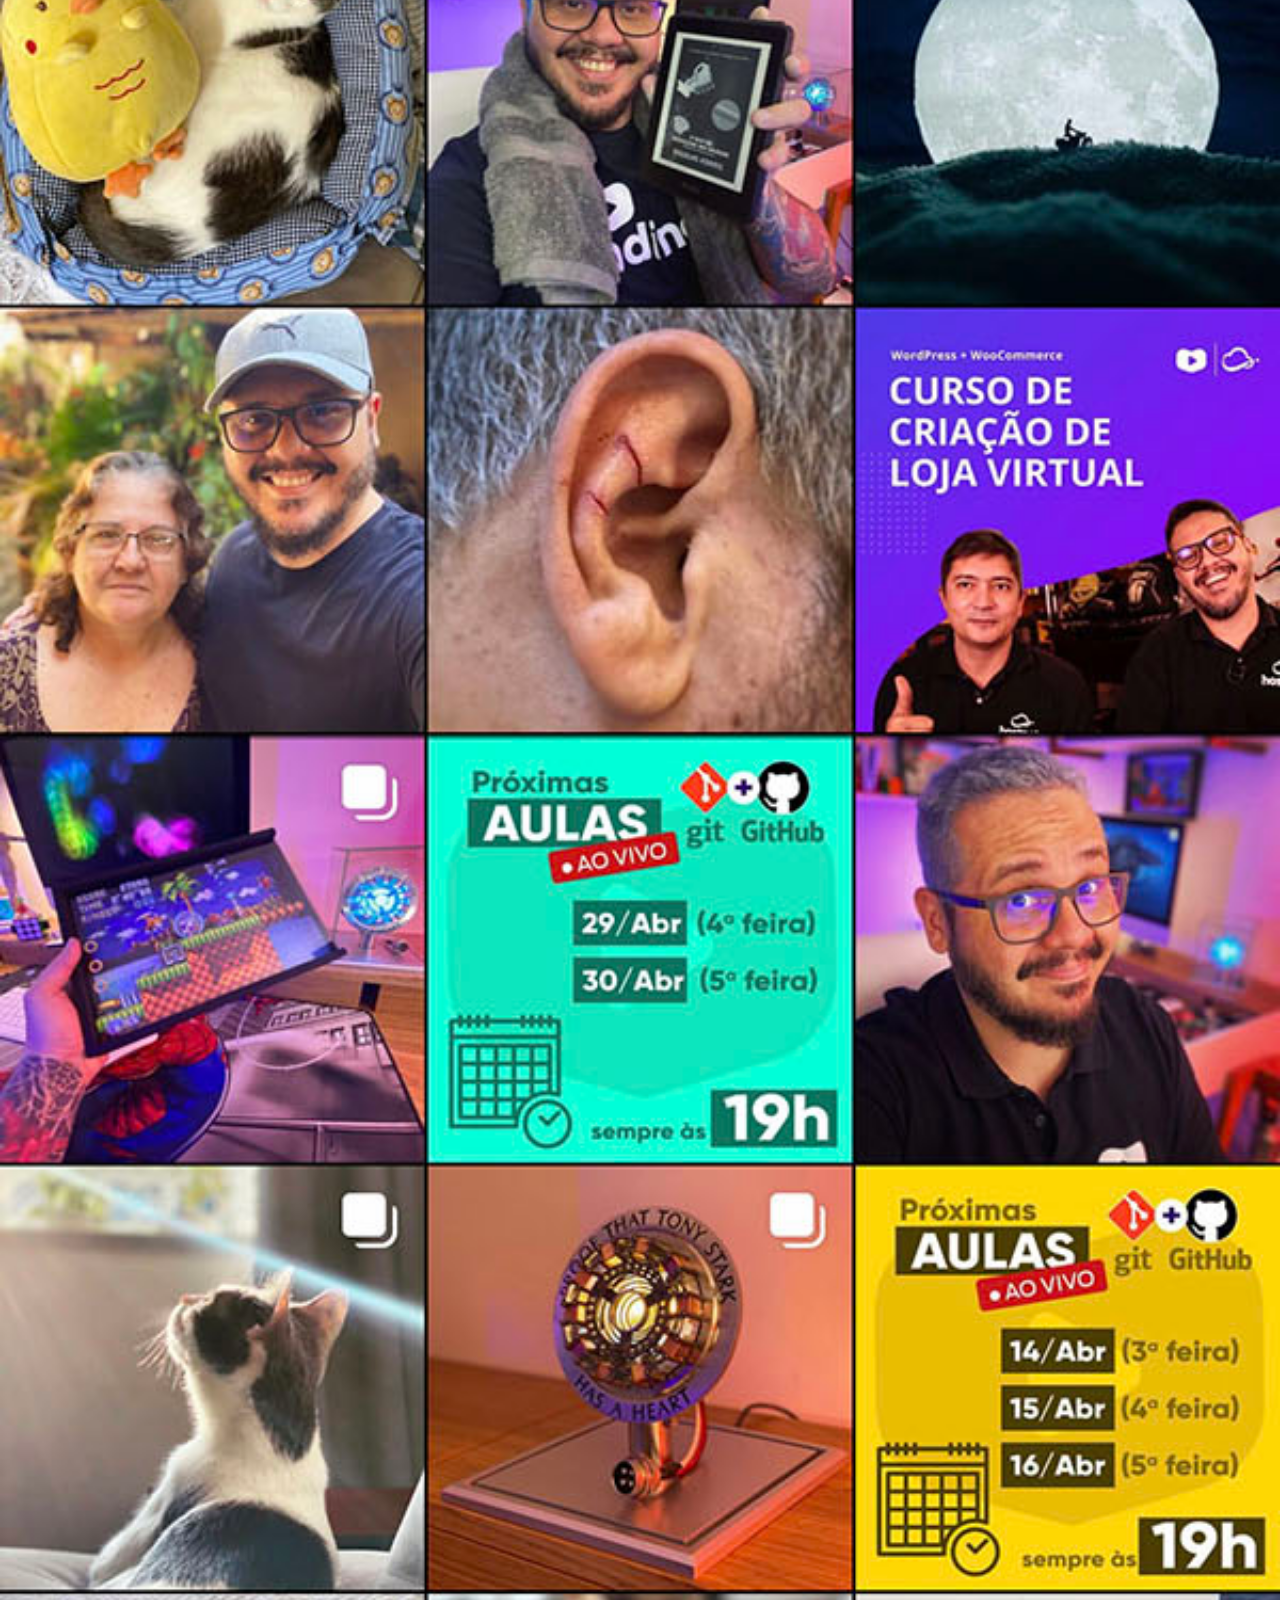
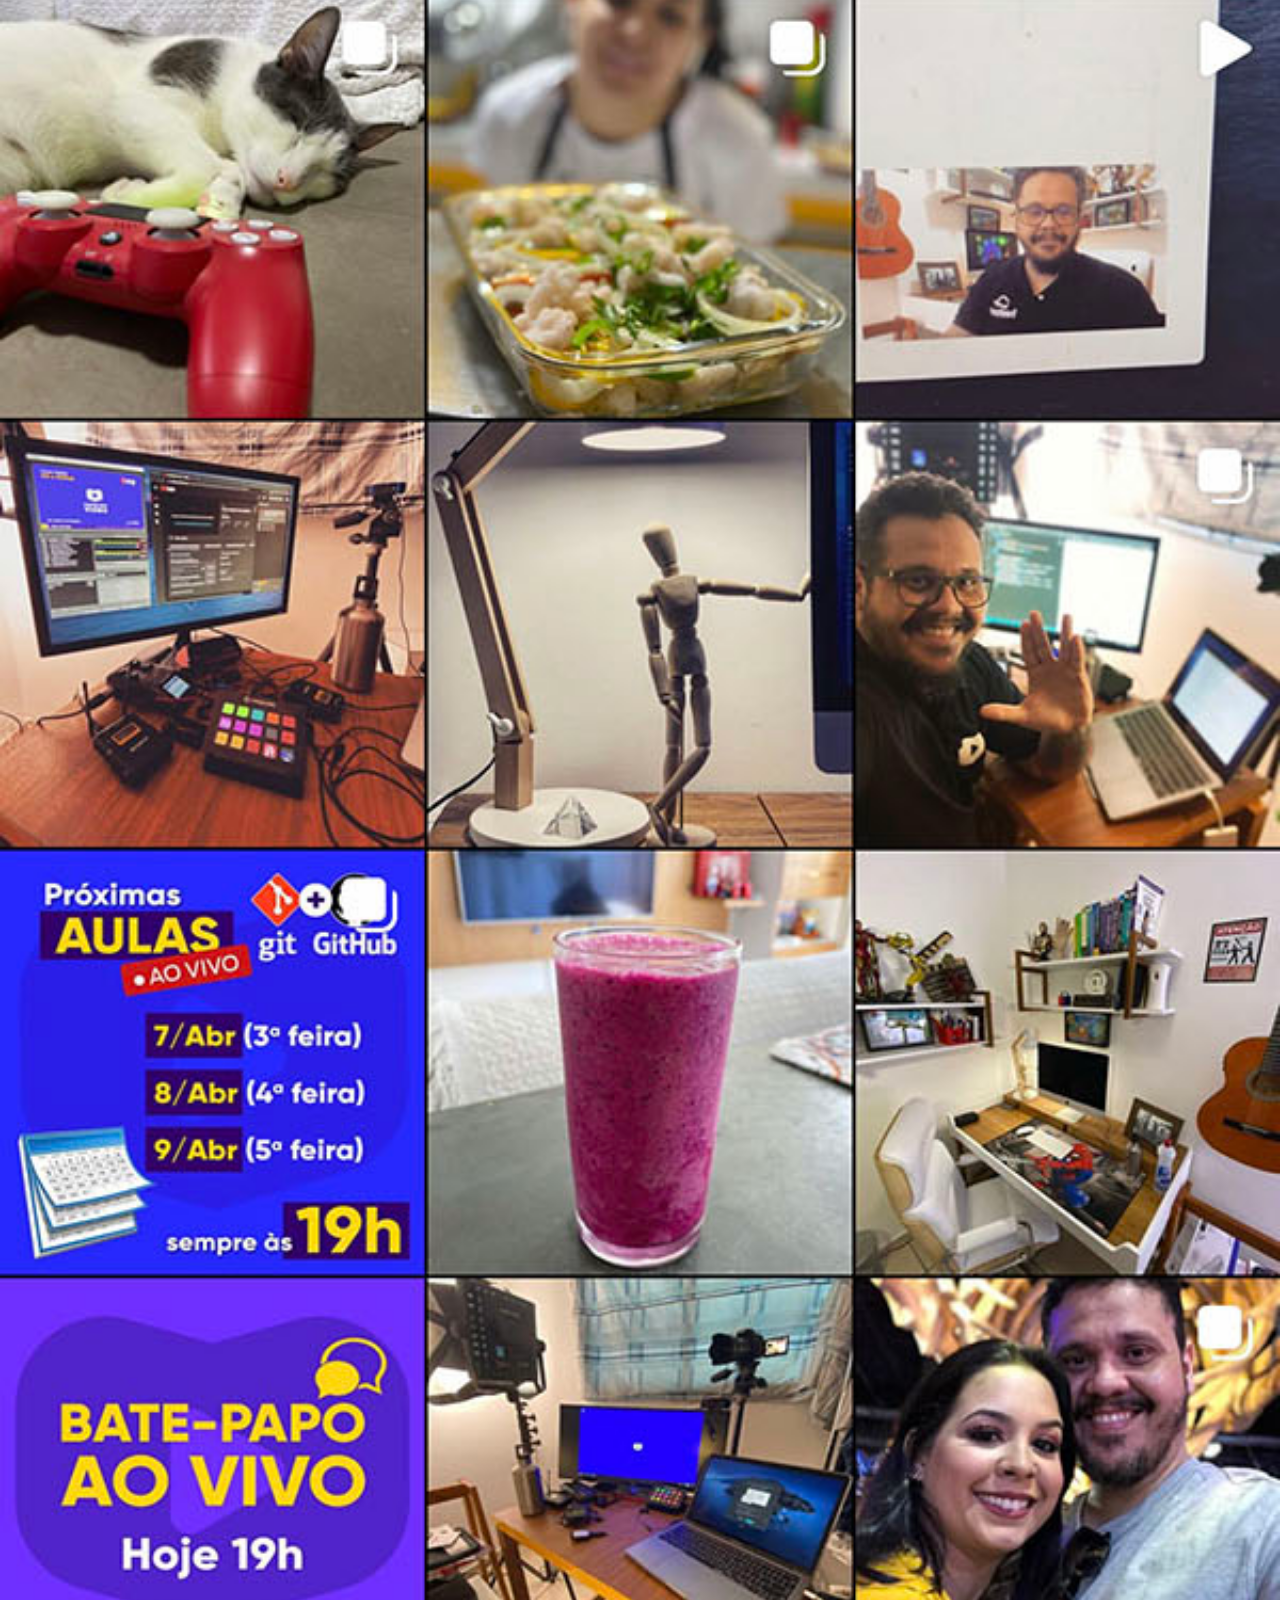
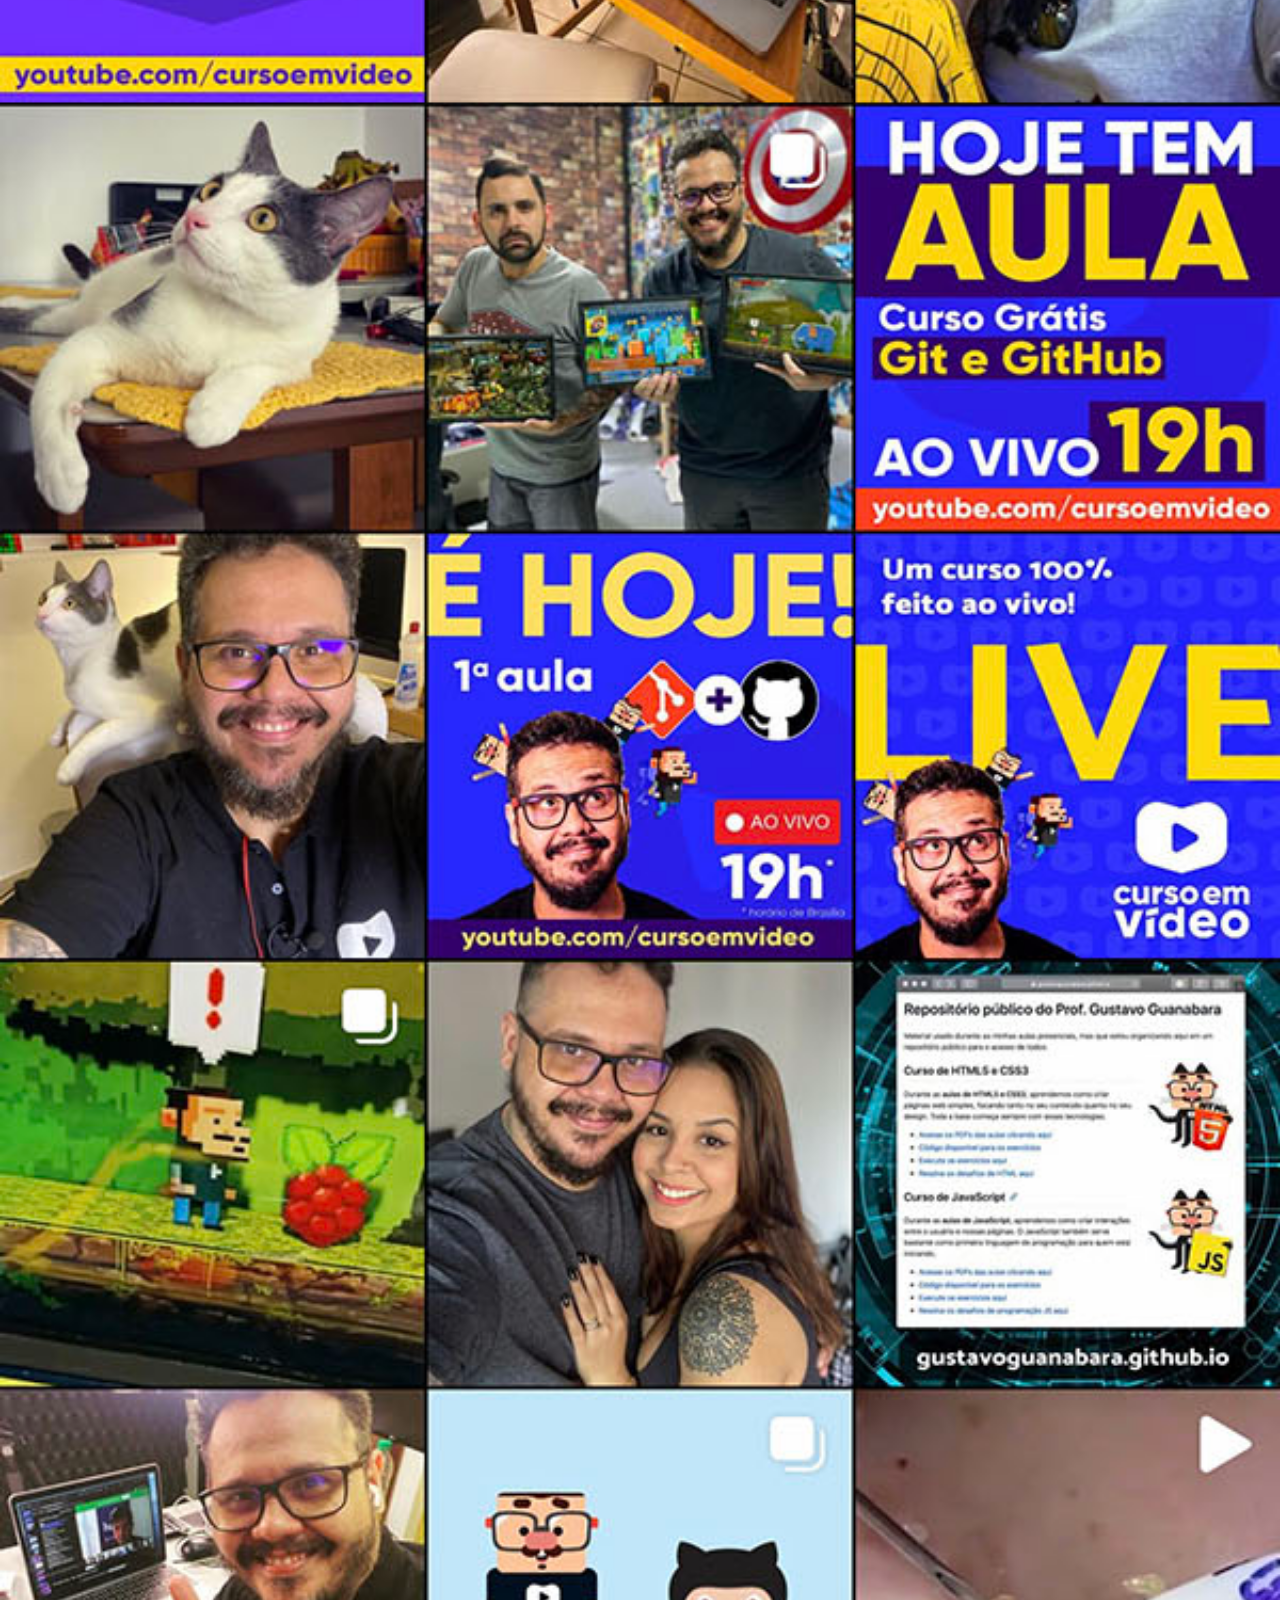
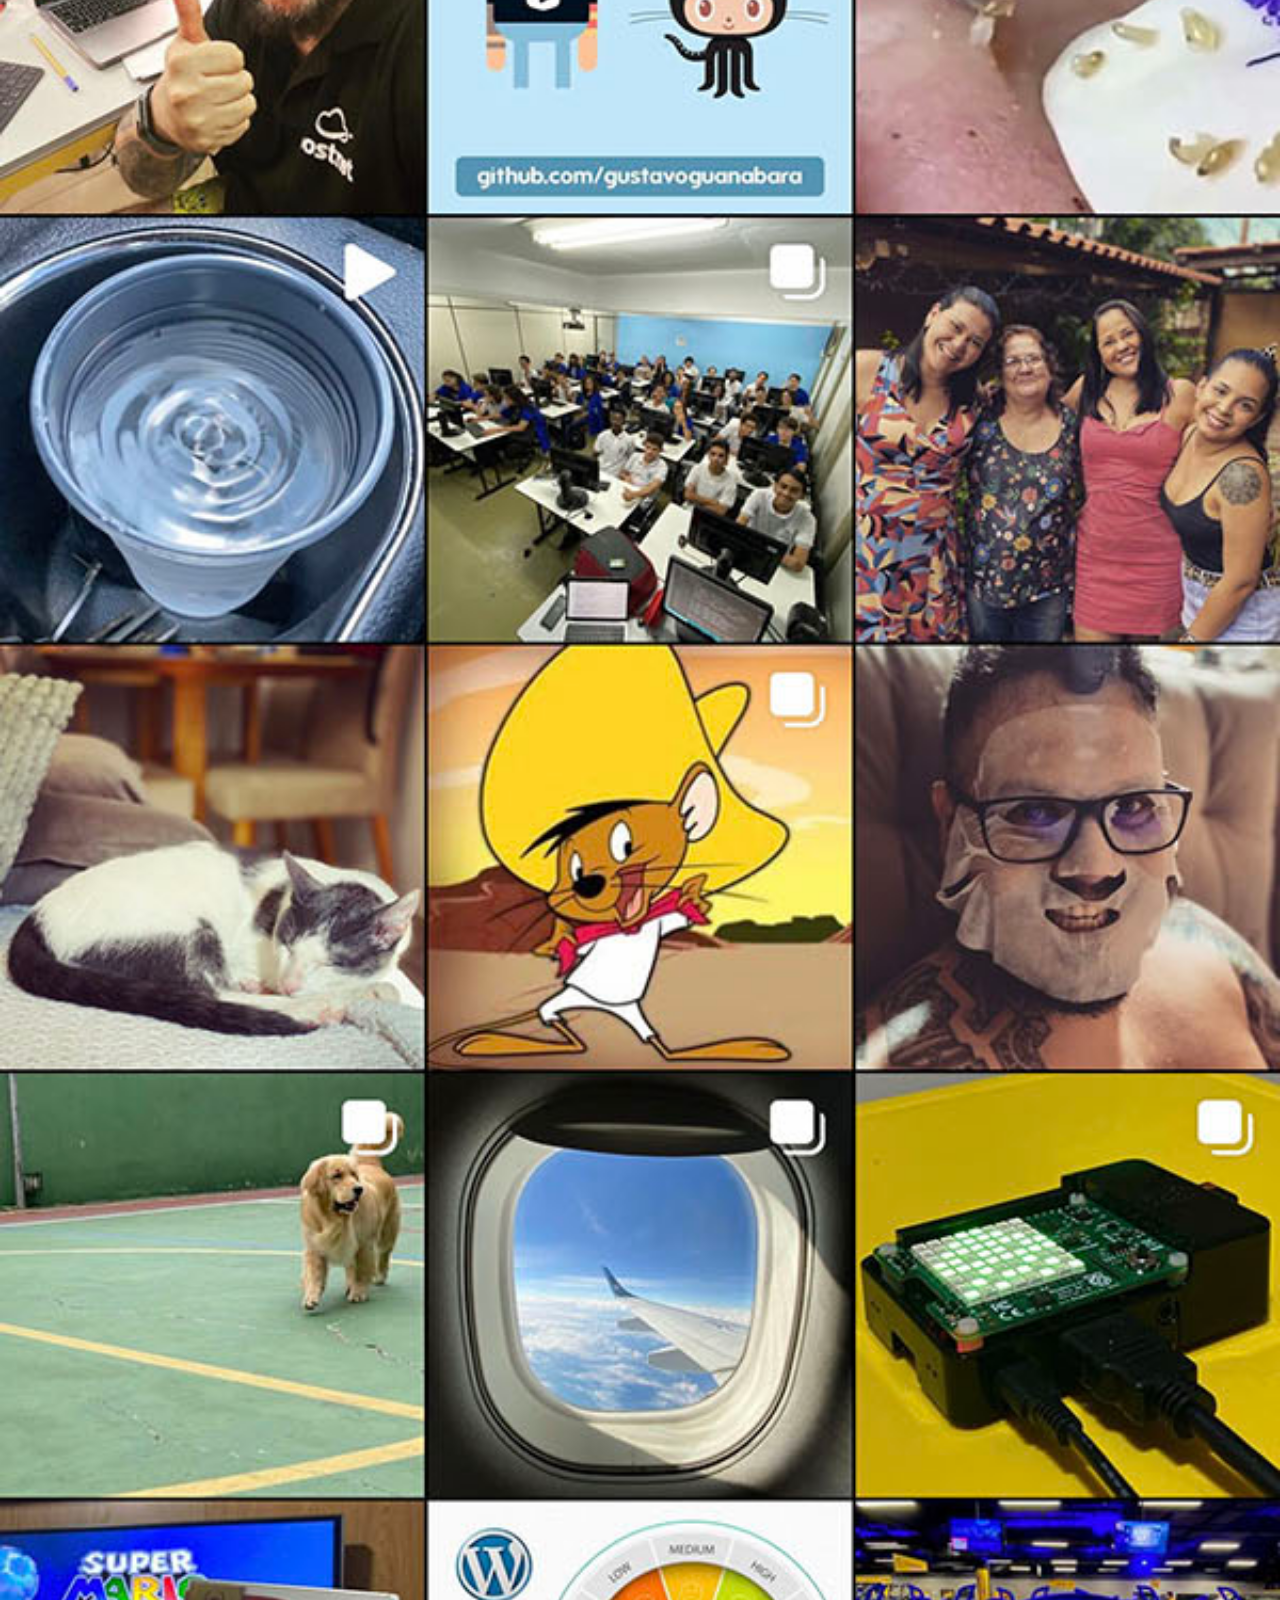
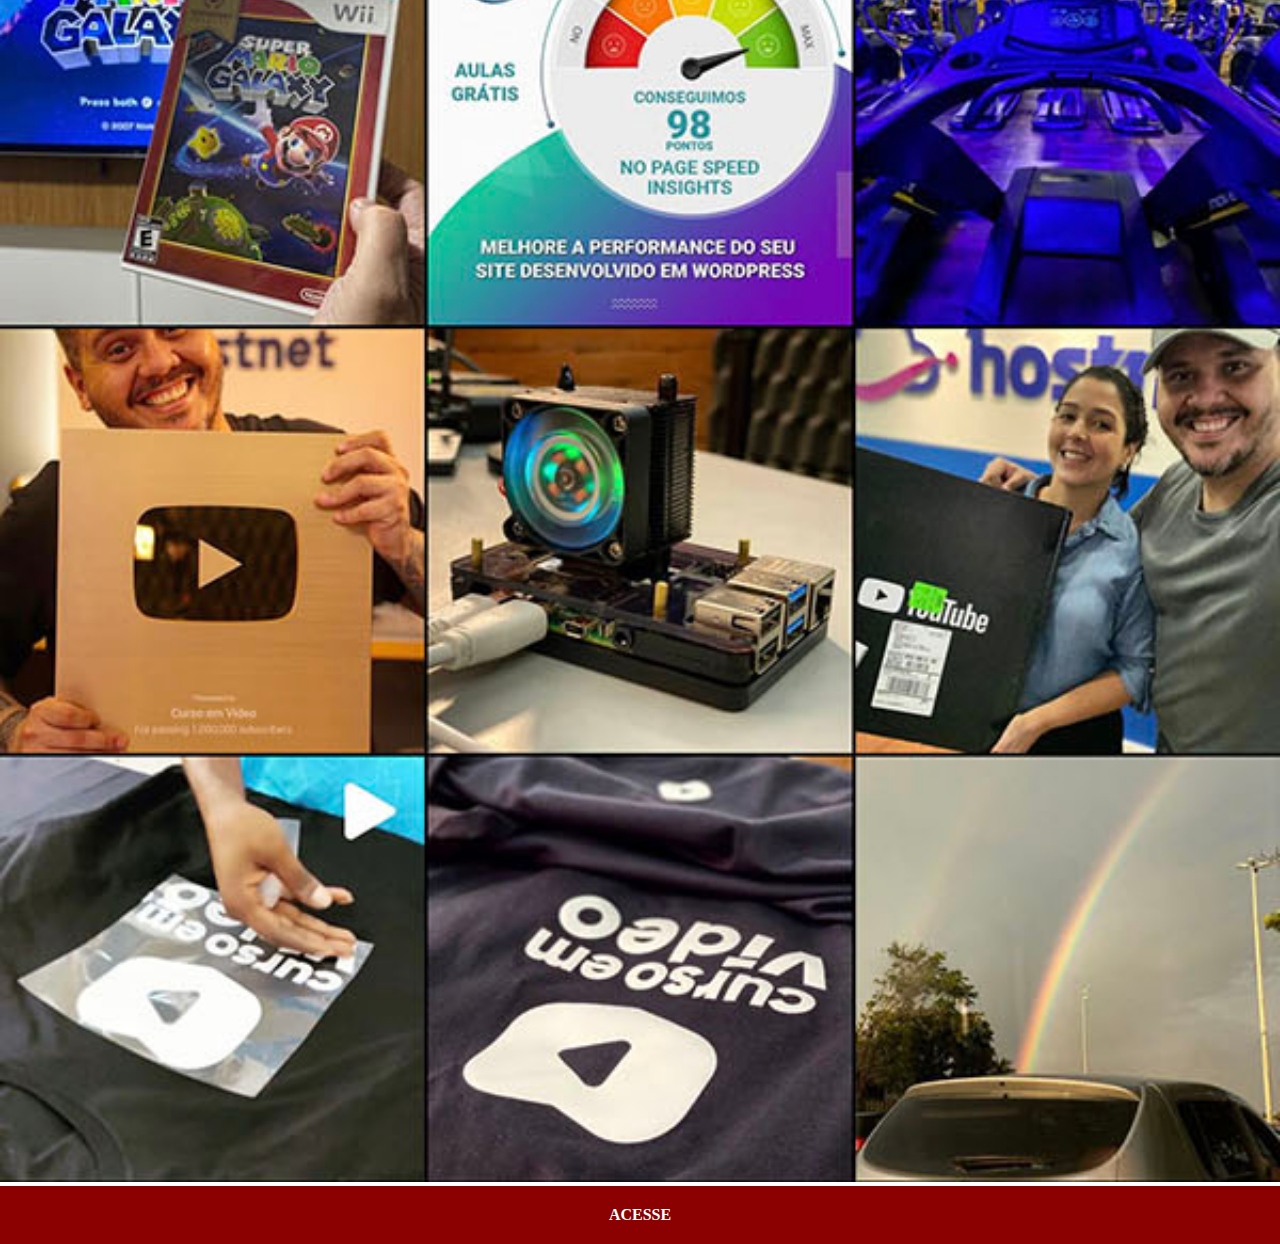
<file: instagram.html>
<!DOCTYPE html>
<html lang="pt-br">
<head>
    <meta charset="UTF-8">
    <meta http-equiv="X-UA-Compatible" content="IE=edge">
    <meta name="viewport" content="width=device-width, initial-scale=1.0">
    <title>Instagram</title>
    <link rel="stylesheet" href="estilos/social.css">
</head>
<body>
    <img src="imagens/tela-instagram.jpg" alt="Youtube"><a href="https://www.instagram.com/gustavoguanabara/" target="_blank">ACESSE</a>
</body>
</html>
</file>
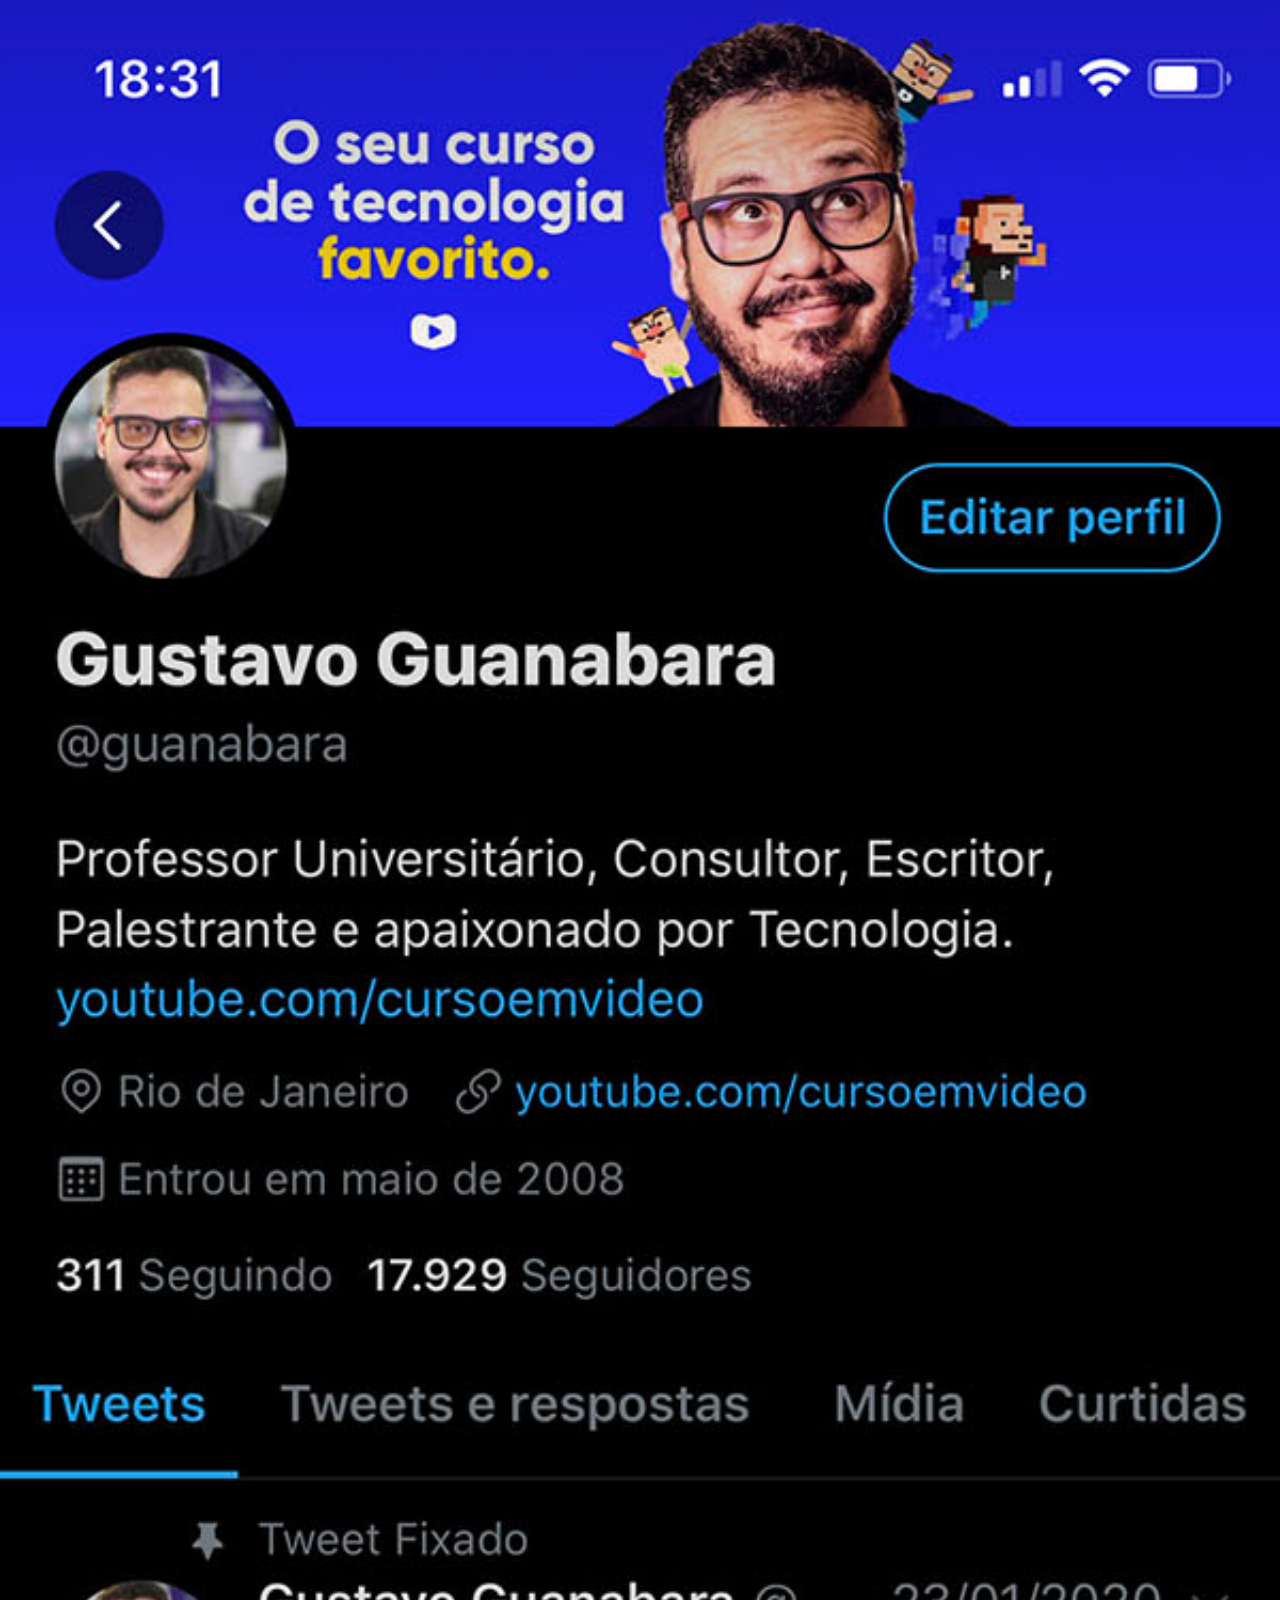
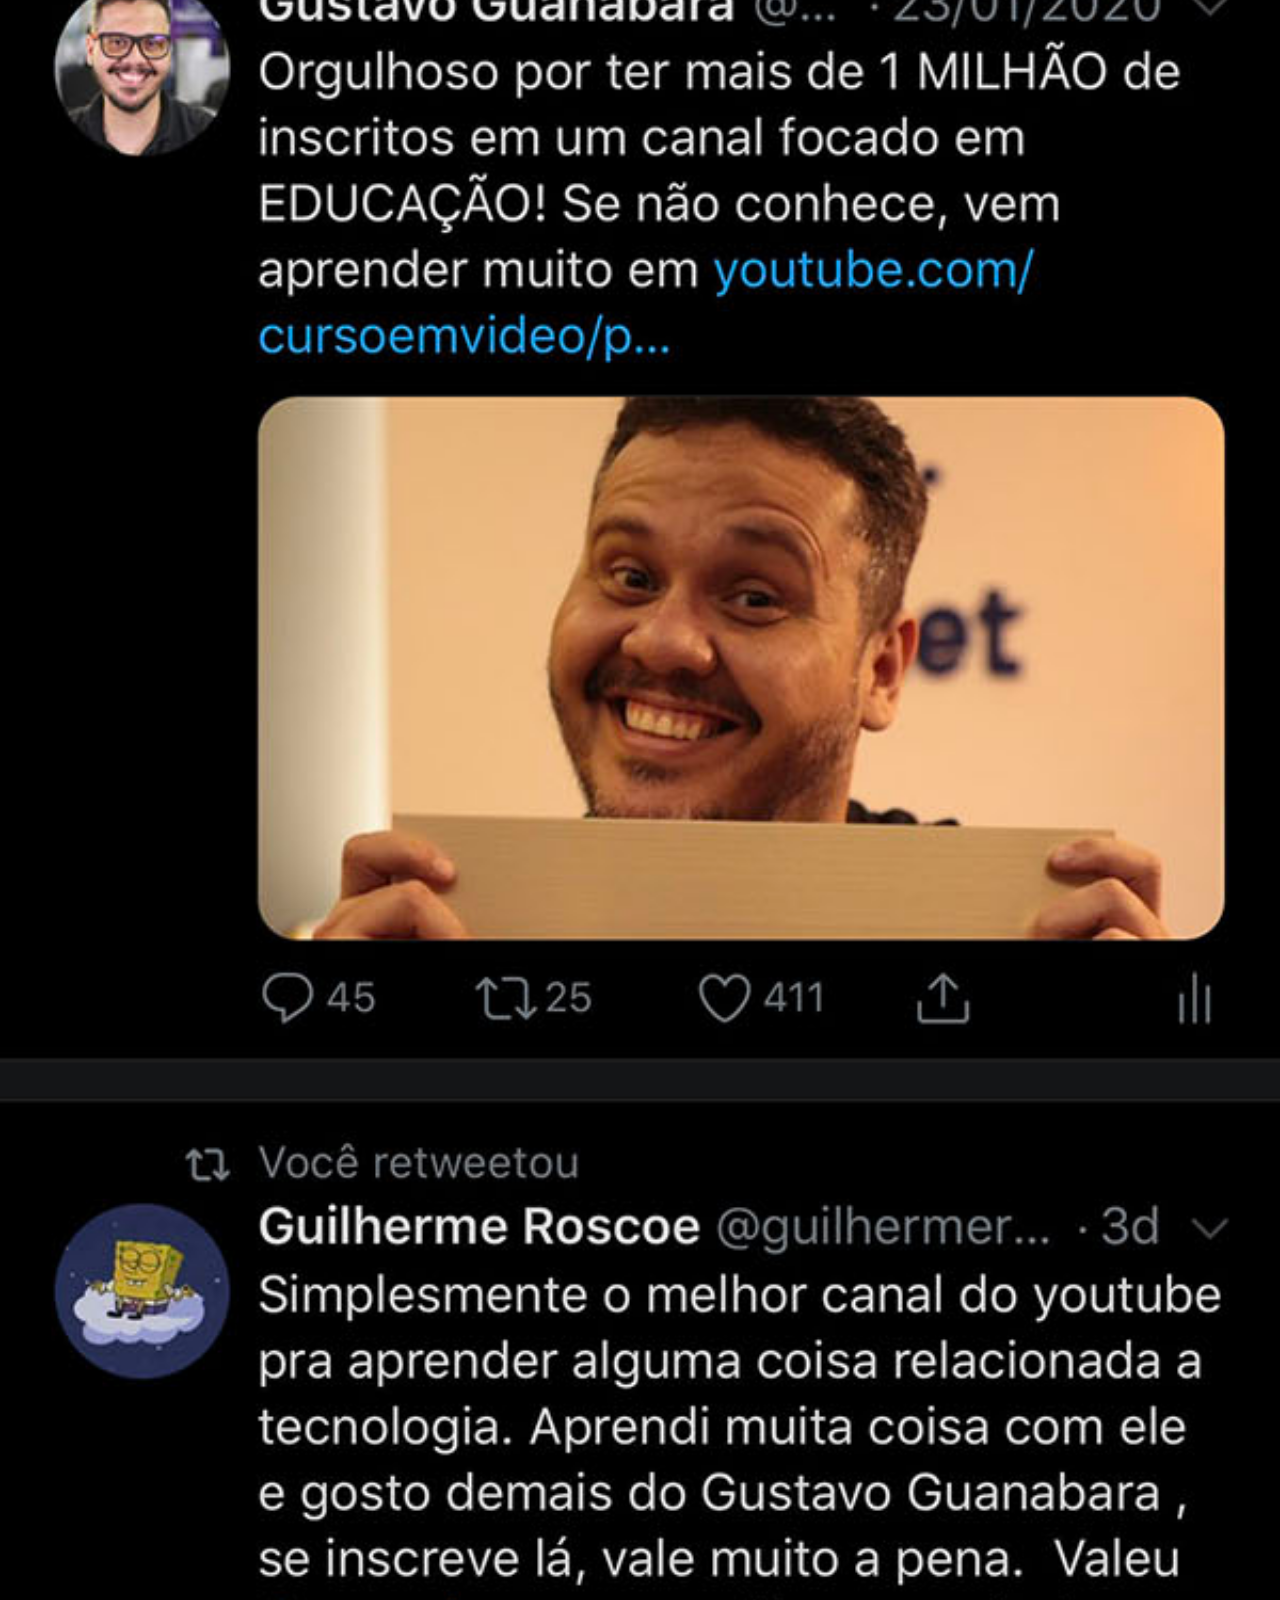
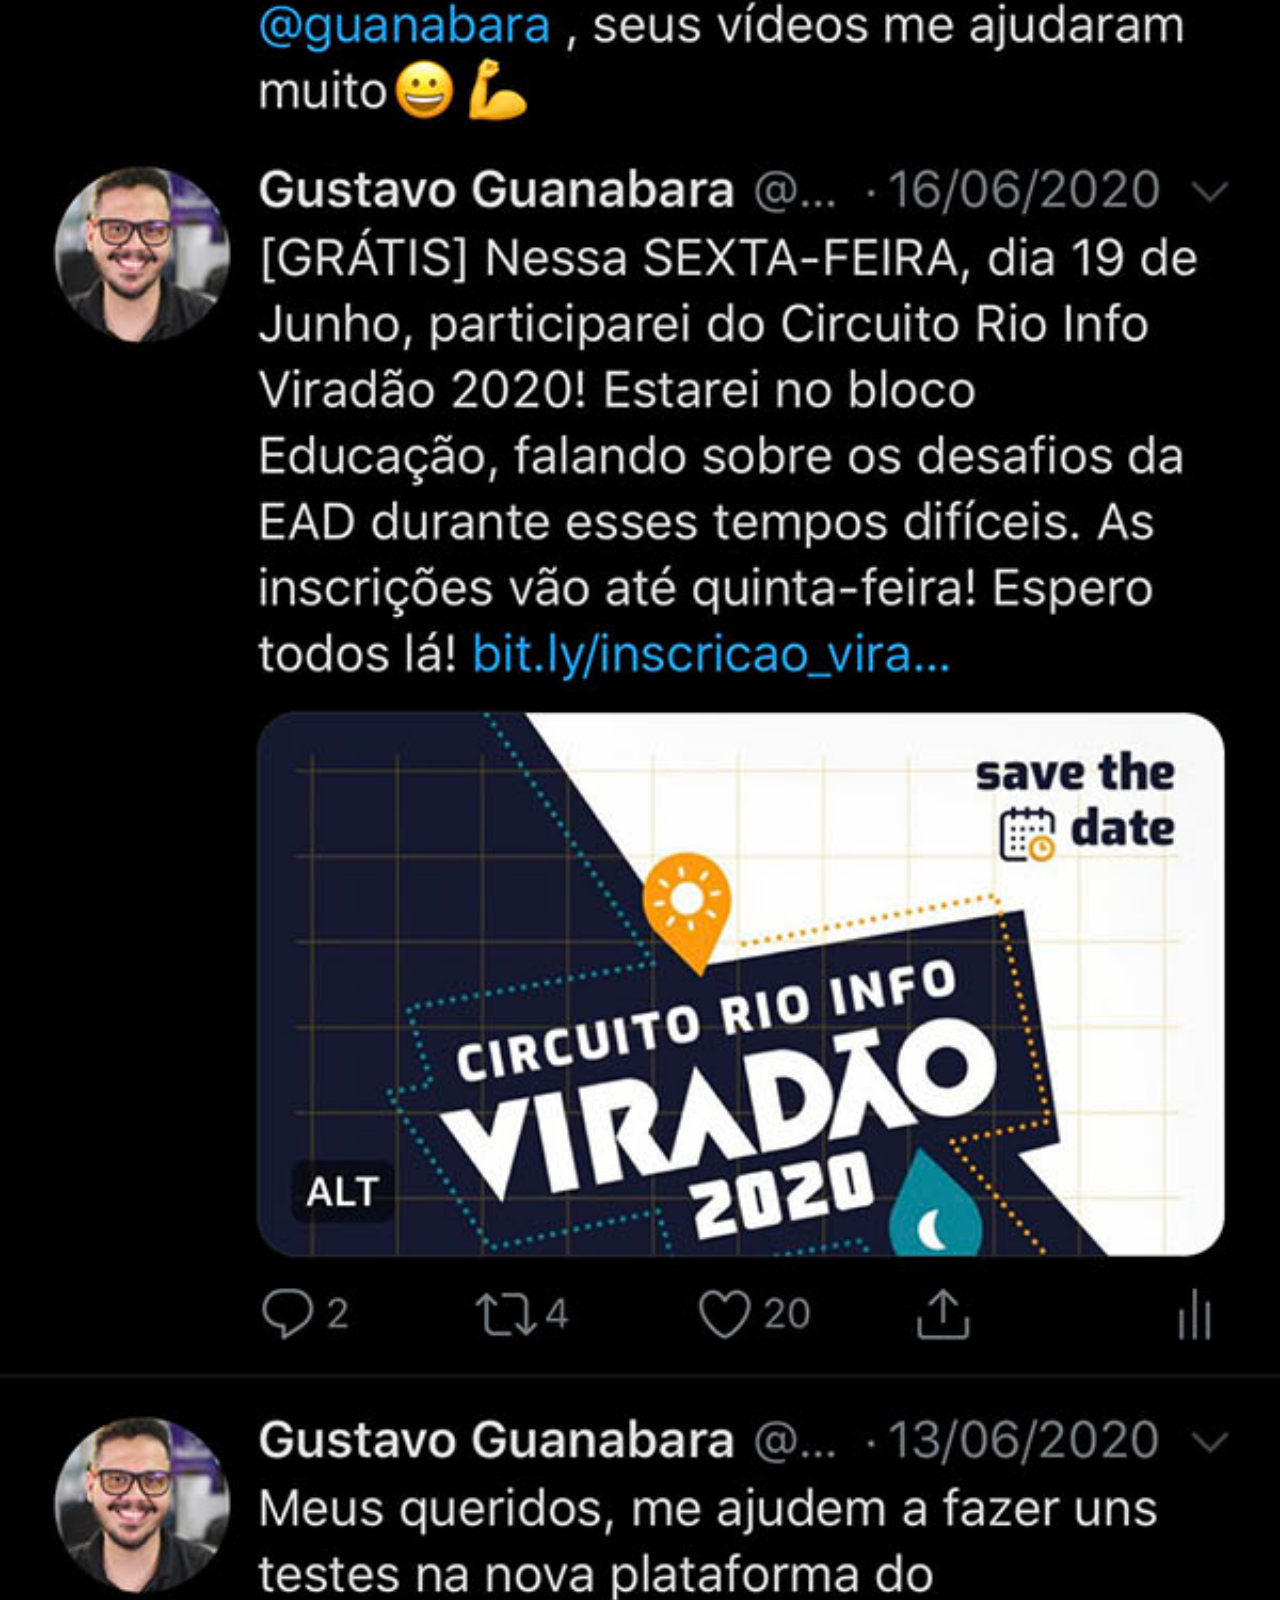
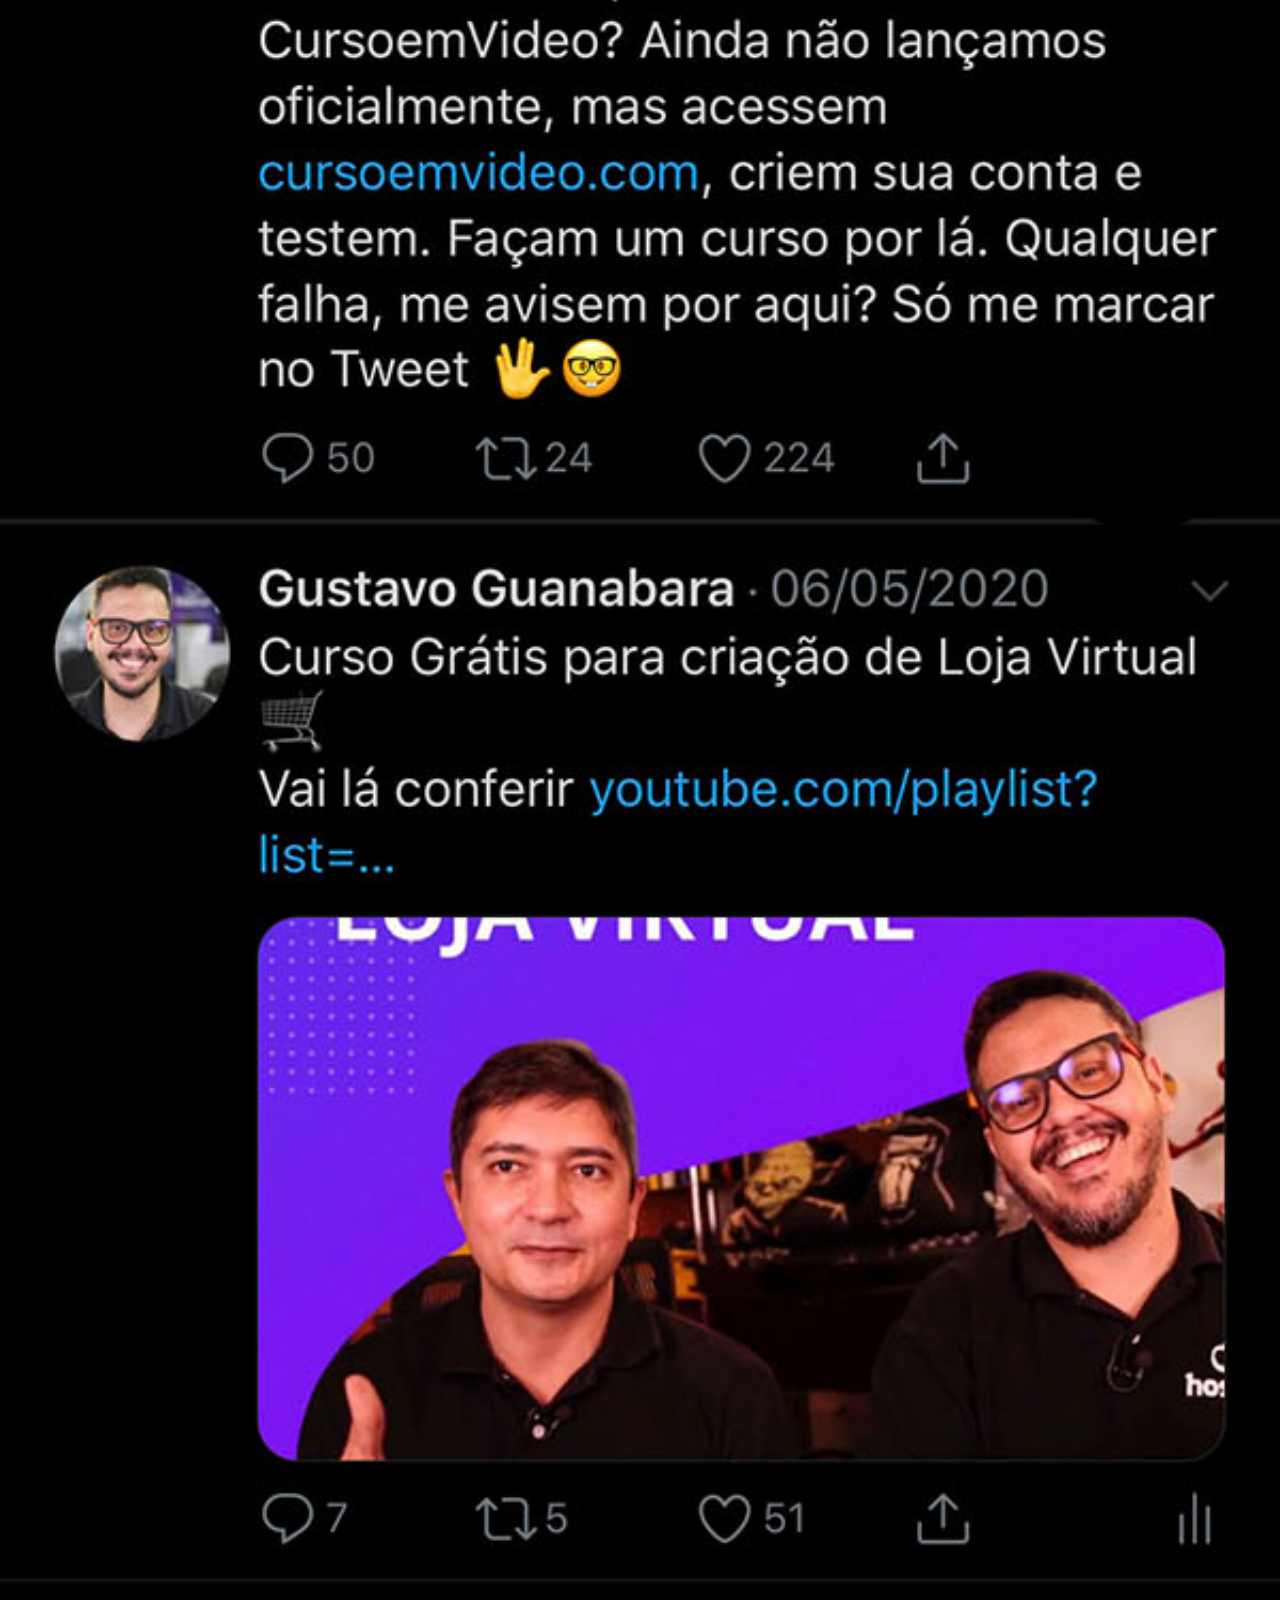
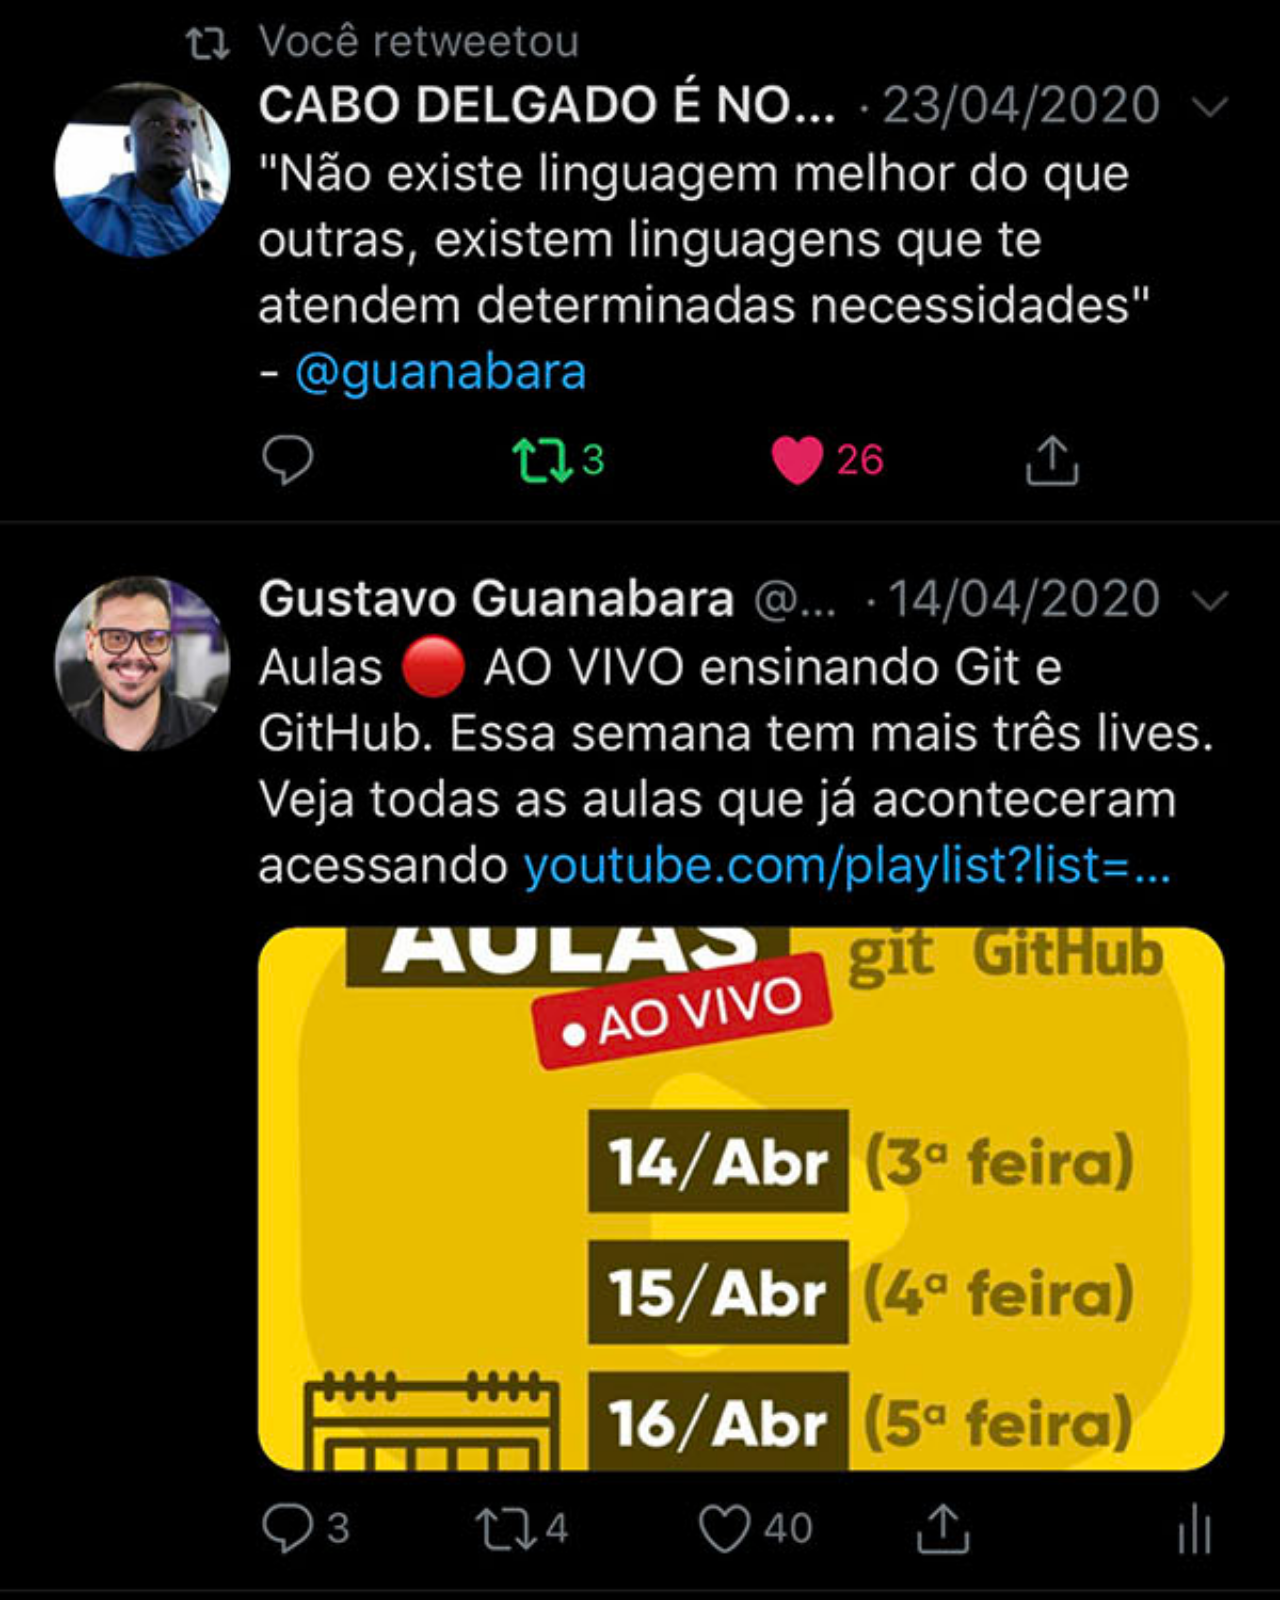
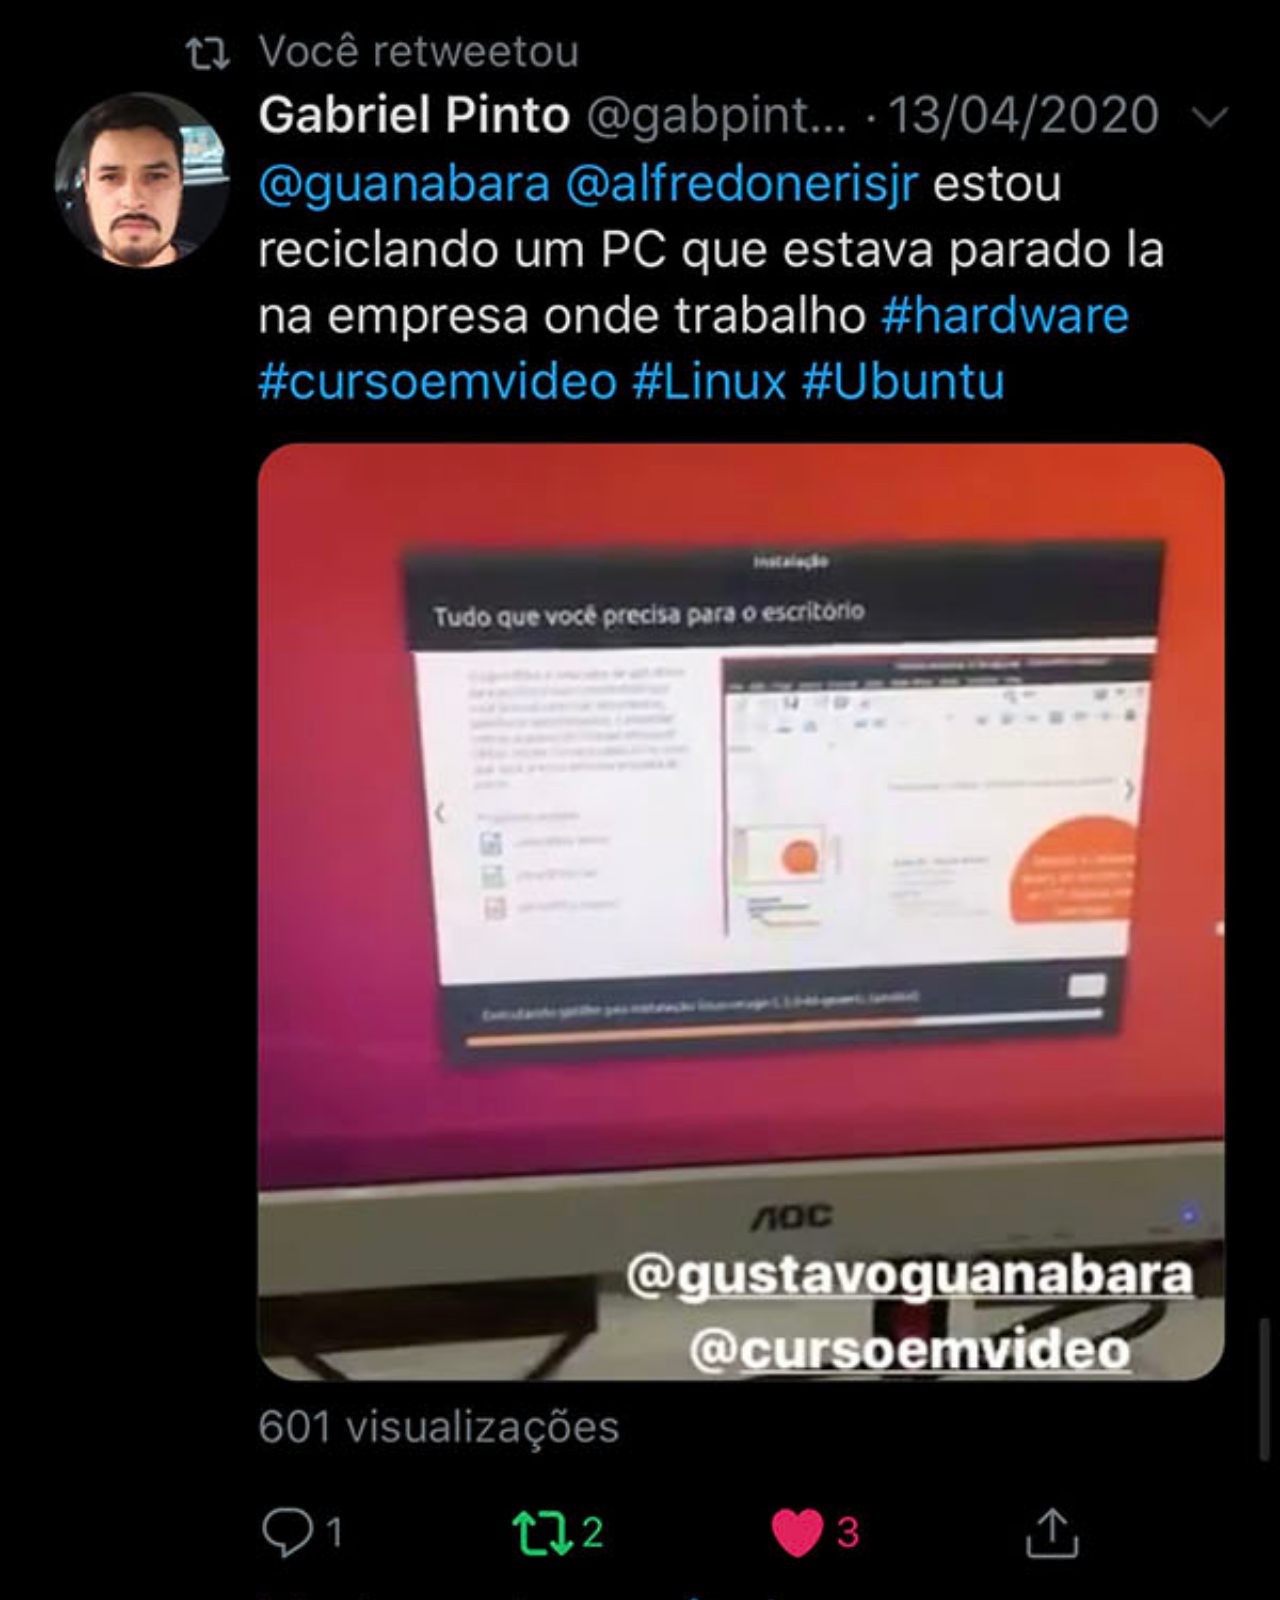
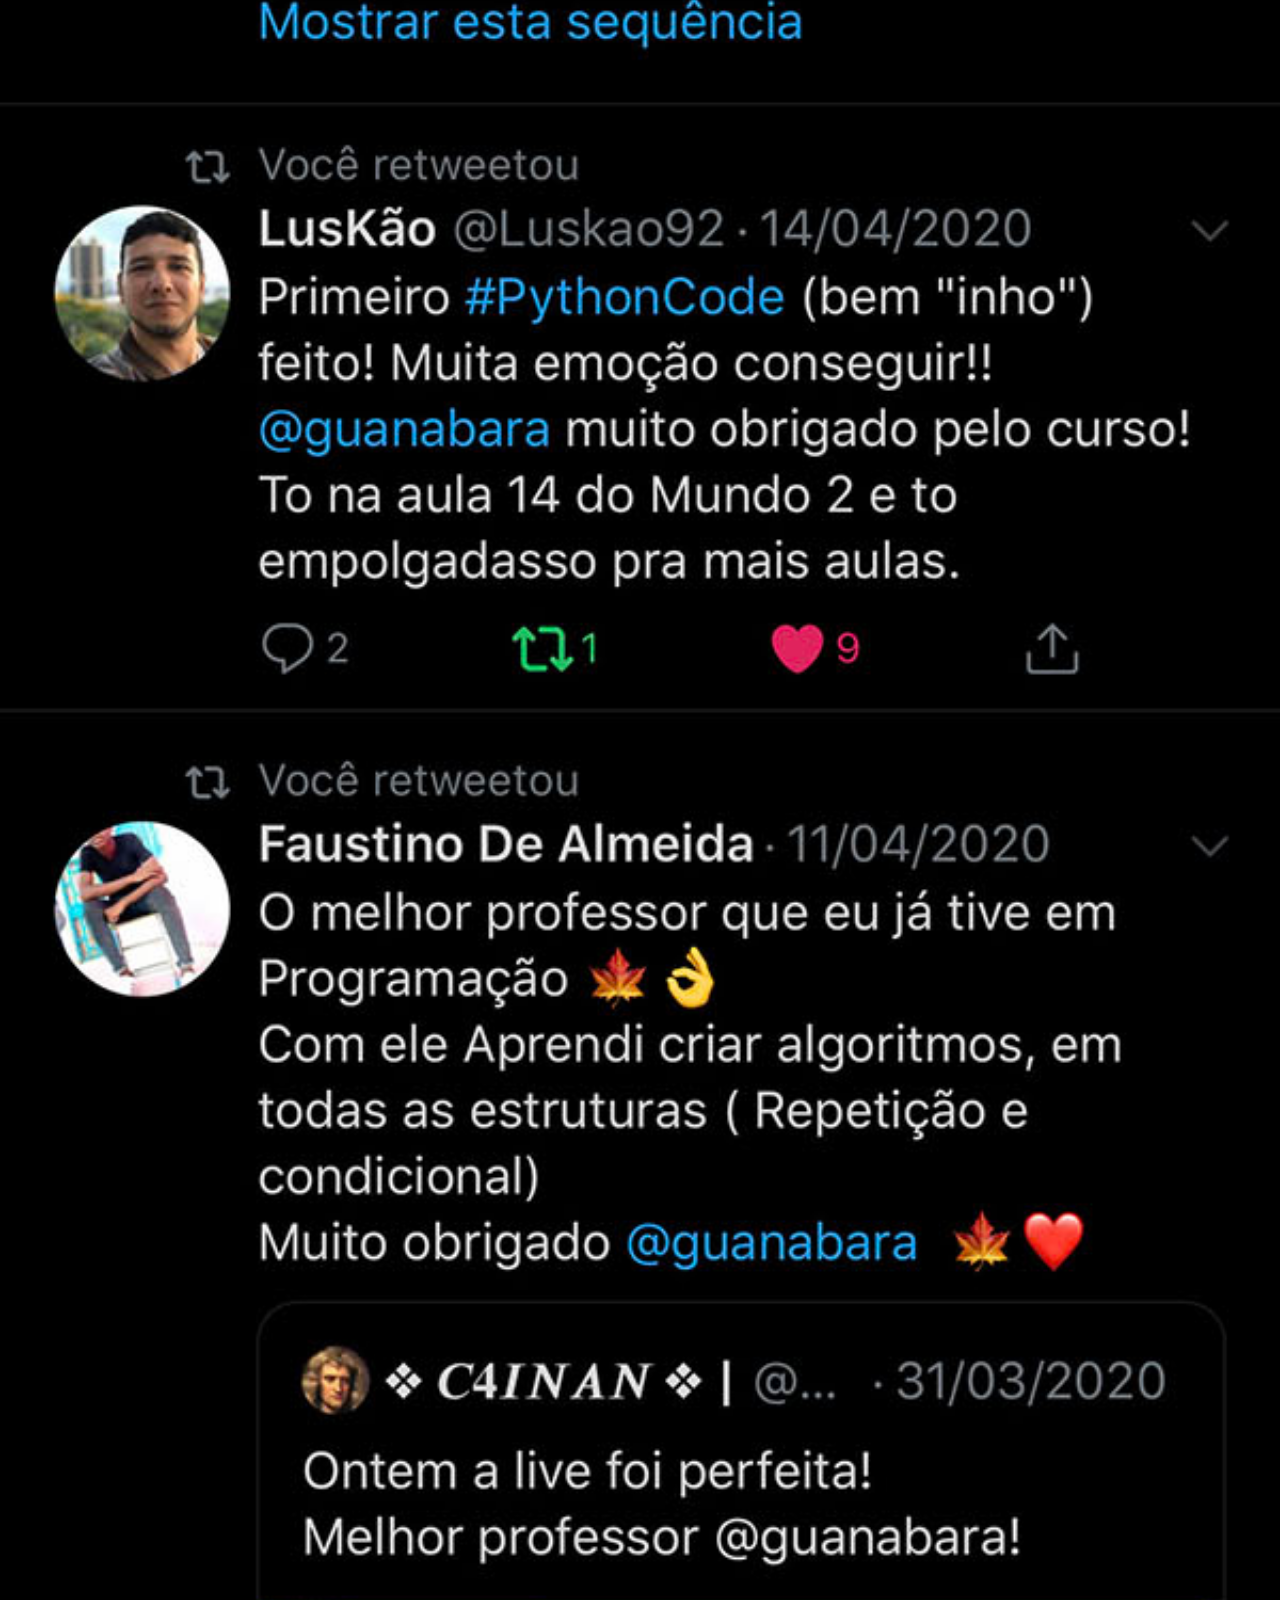
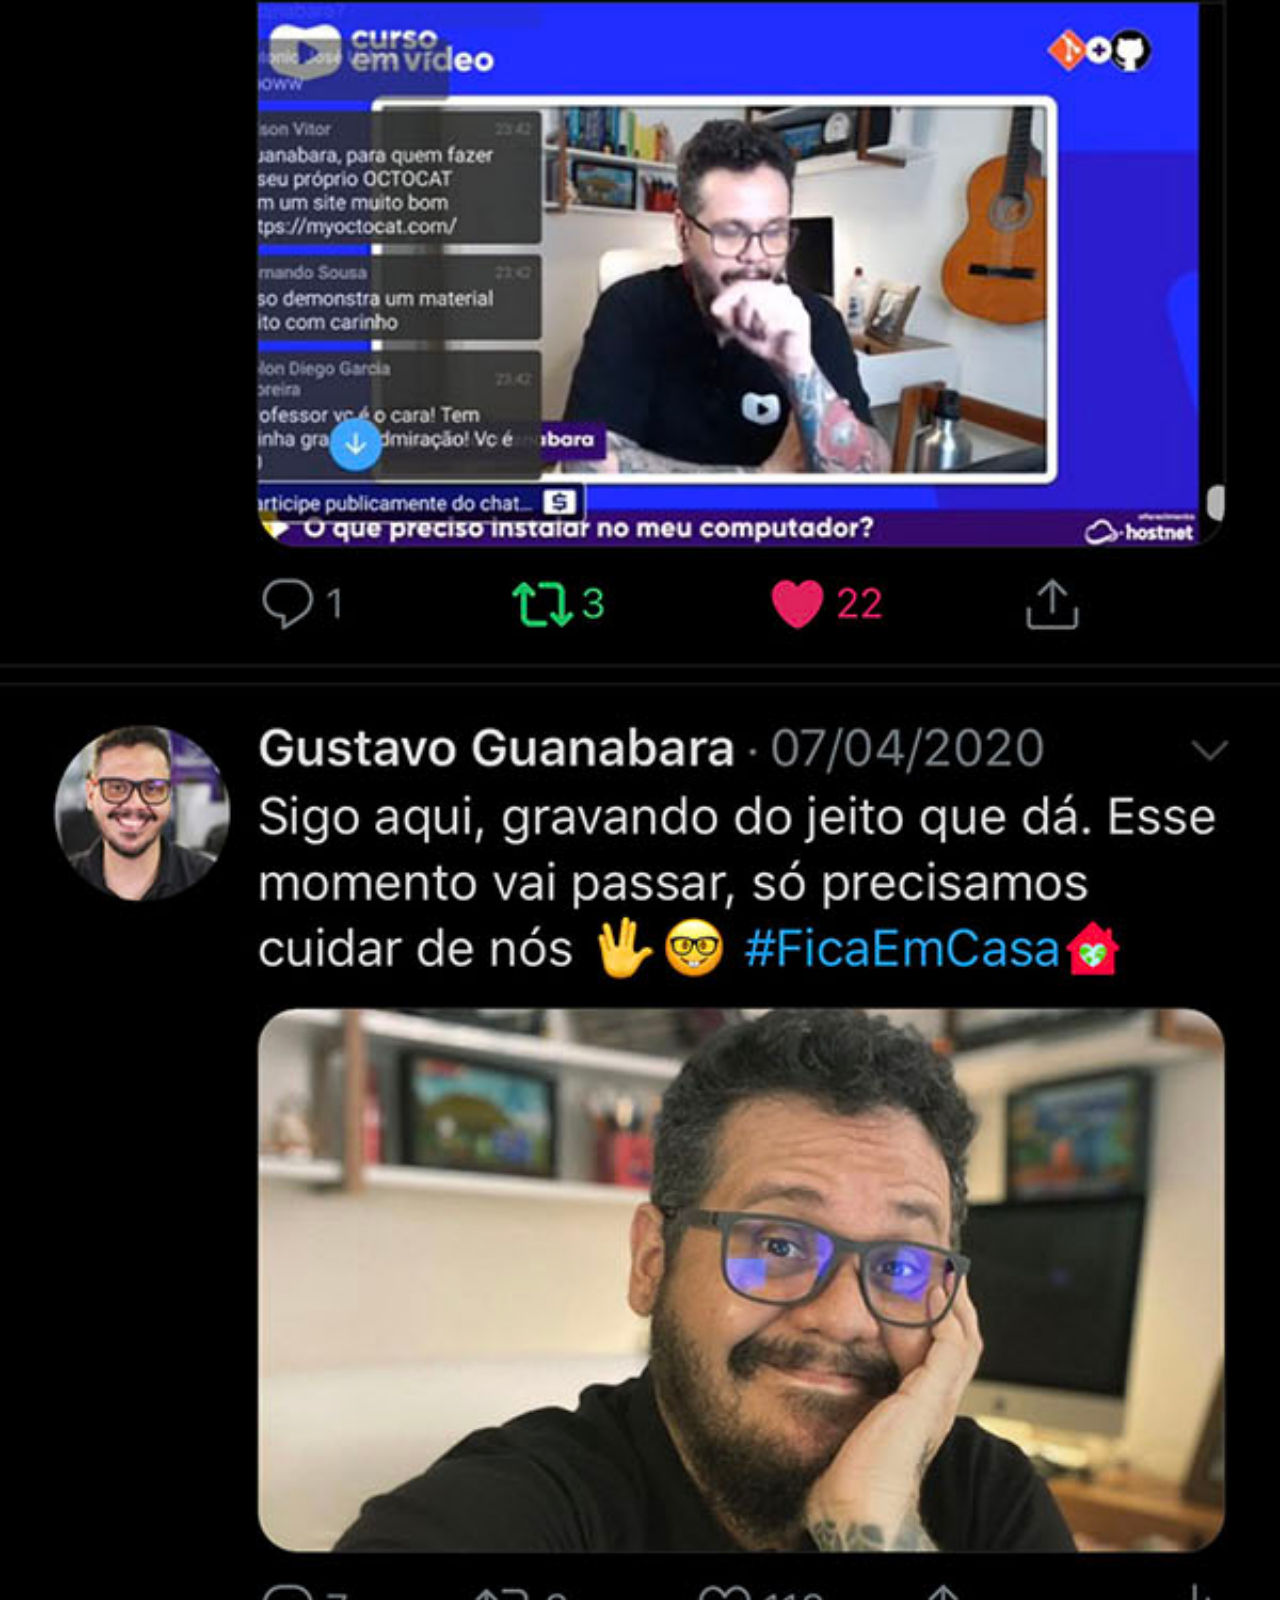
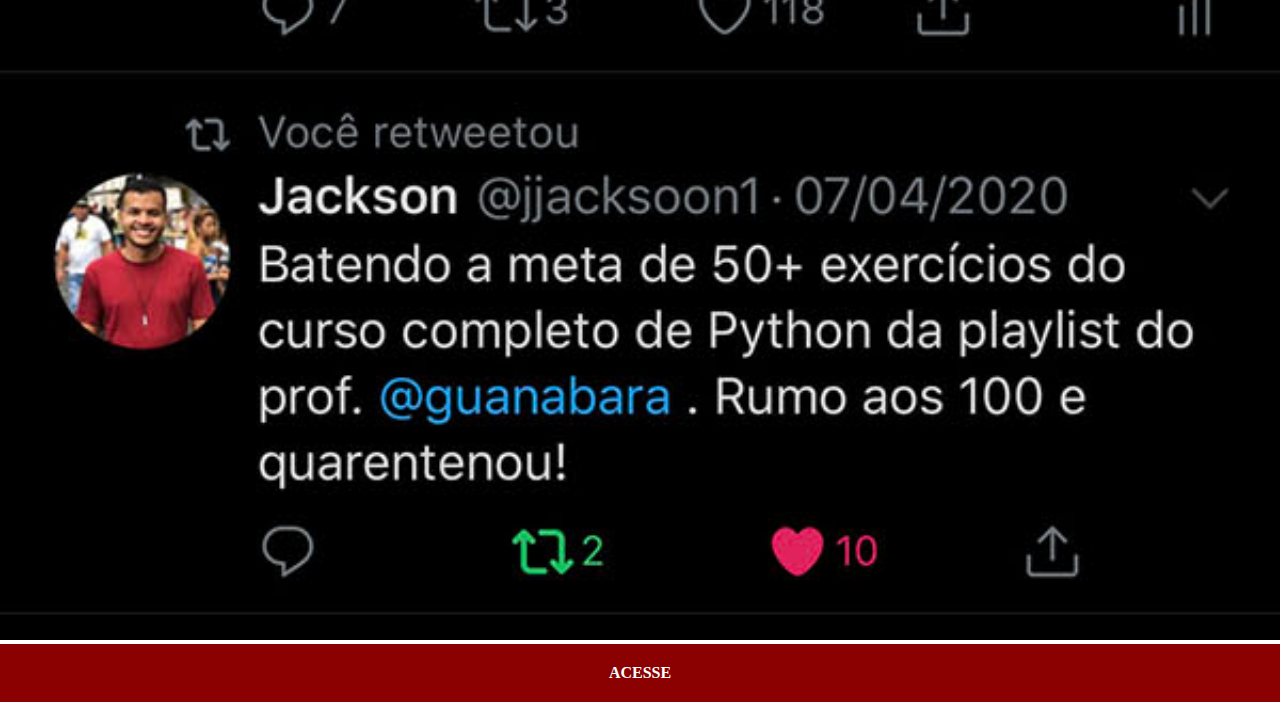
<file: twitter.html>
<!DOCTYPE html>
<html lang="pt-br">
<head>
    <meta charset="UTF-8">
    <meta http-equiv="X-UA-Compatible" content="IE=edge">
    <meta name="viewport" content="width=device-width, initial-scale=1.0">
    <title>Instagram</title>
    <link rel="stylesheet" href="estilos/social.css">
</head>
<body>
    <img src="imagens/tela-twitter.jpg" alt="Youtube"><a href="https://twitter.com/guanabara" target="_blank">ACESSE</a>
</body>
</html>
</file>
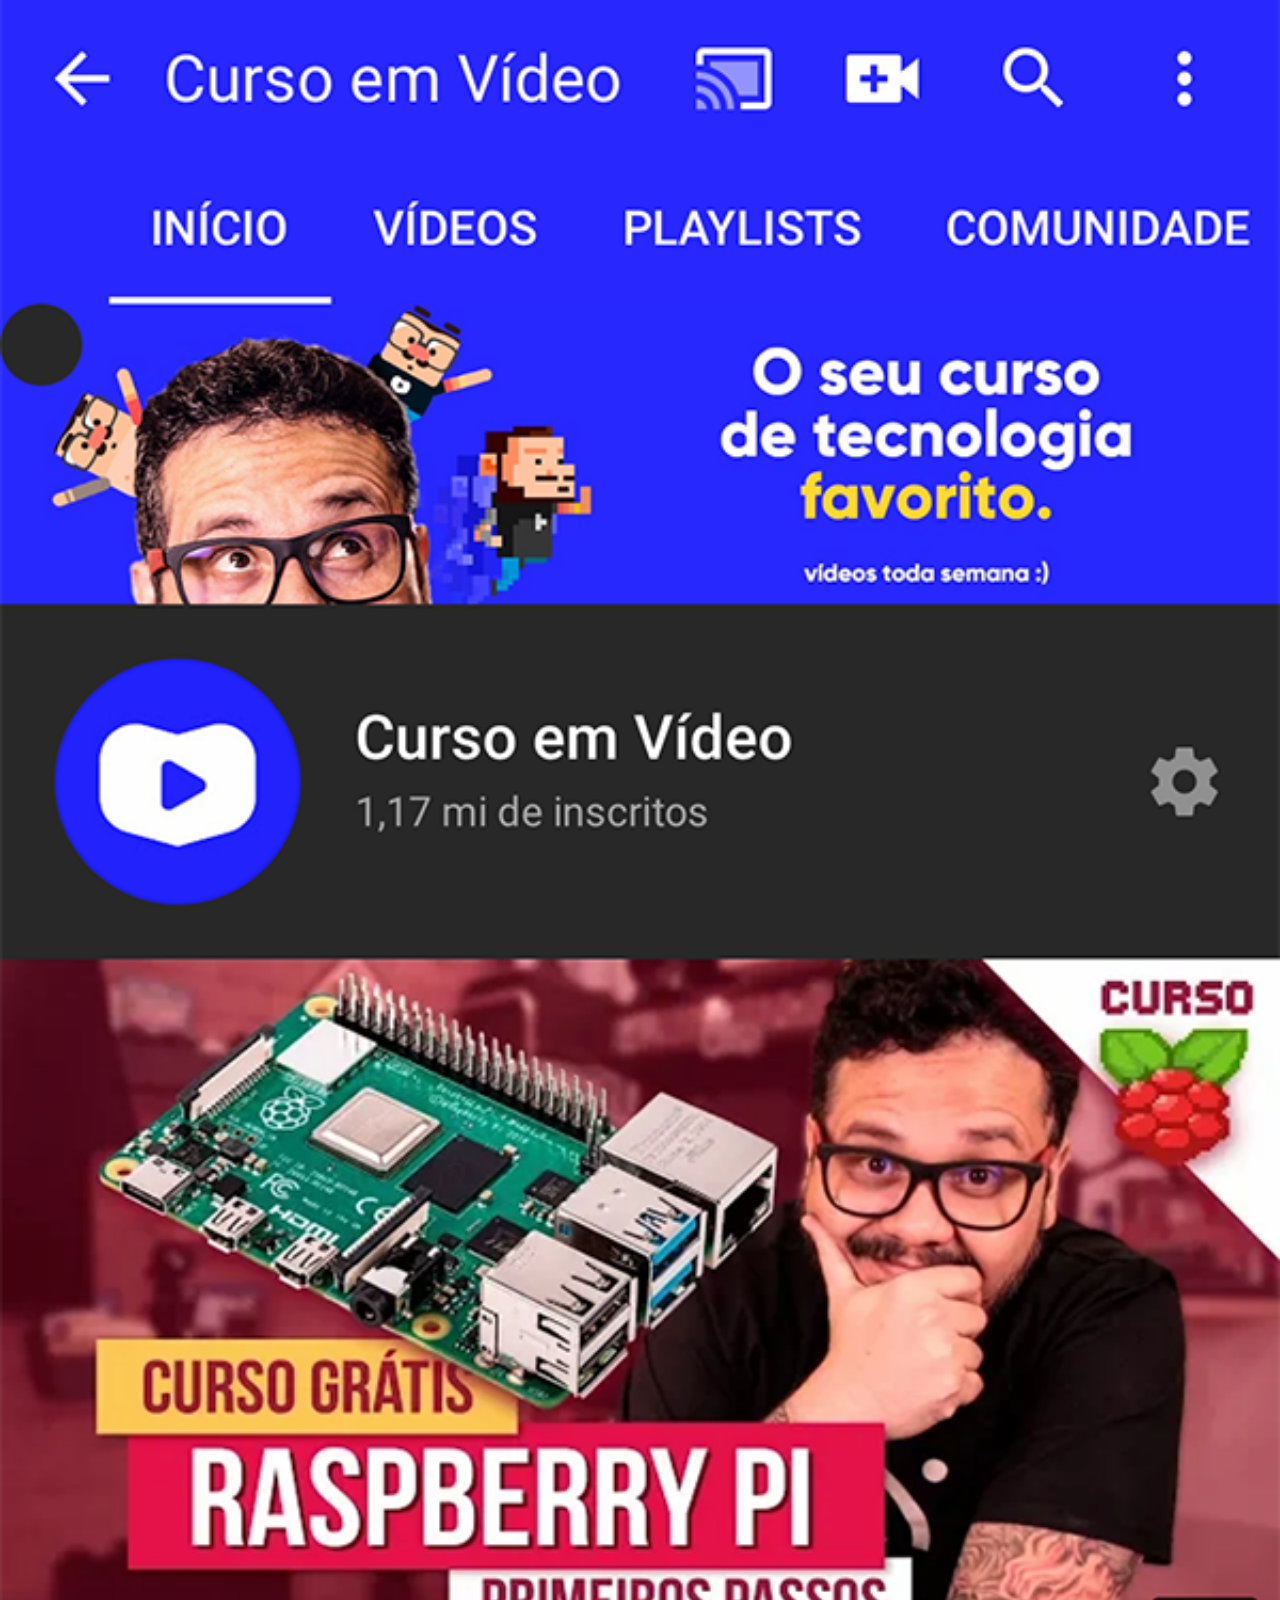
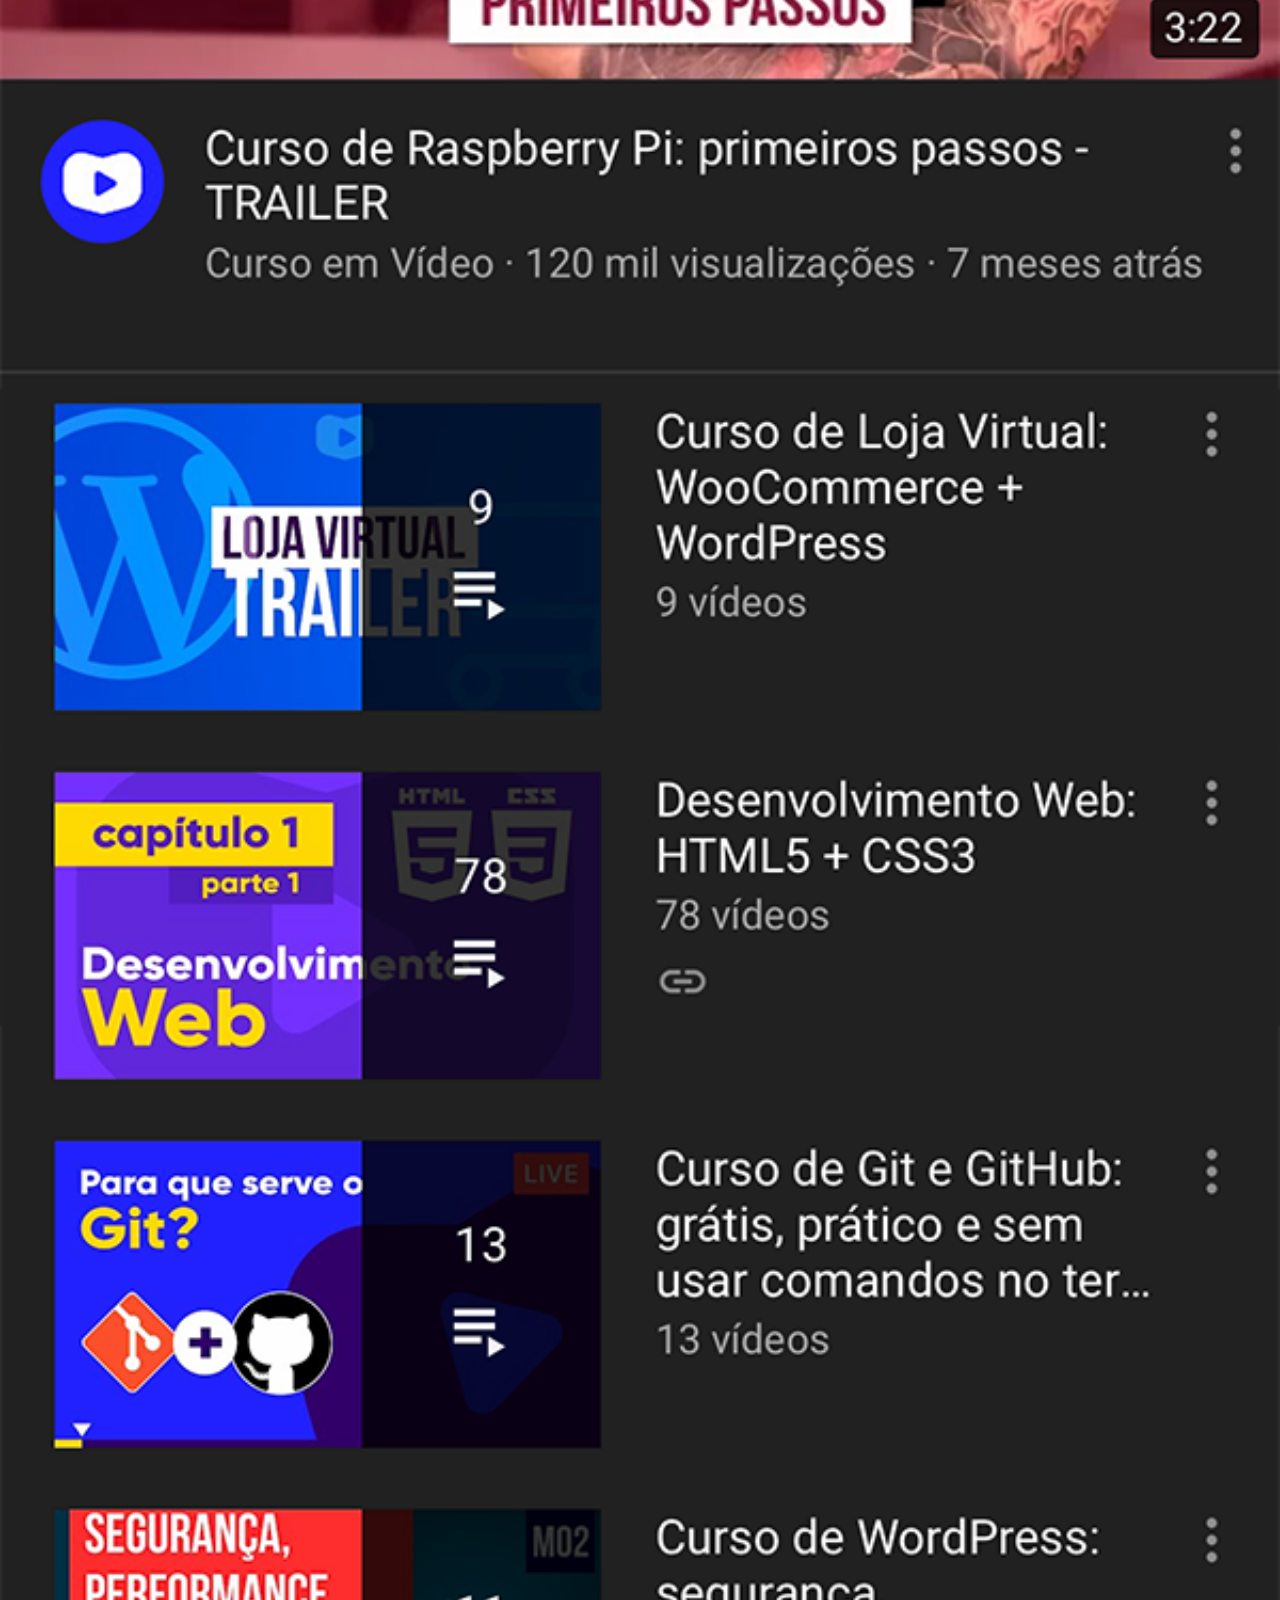
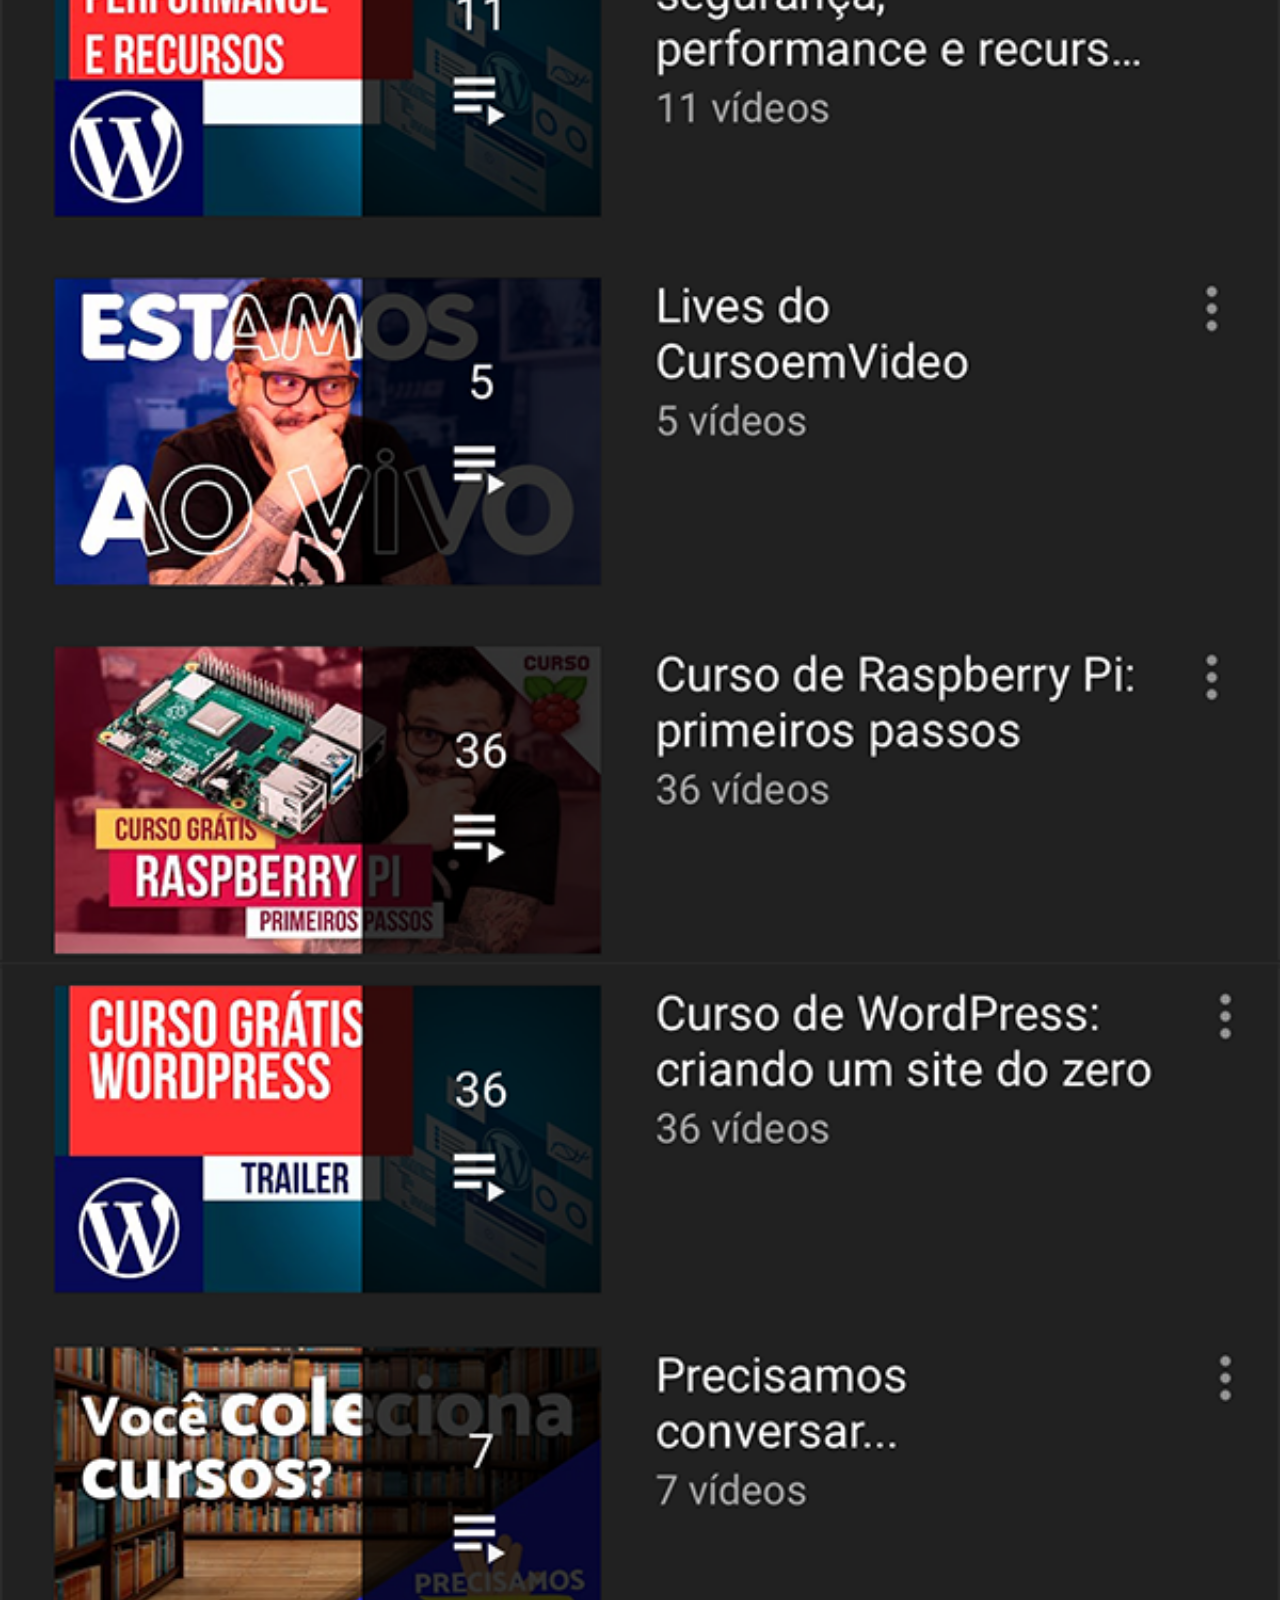
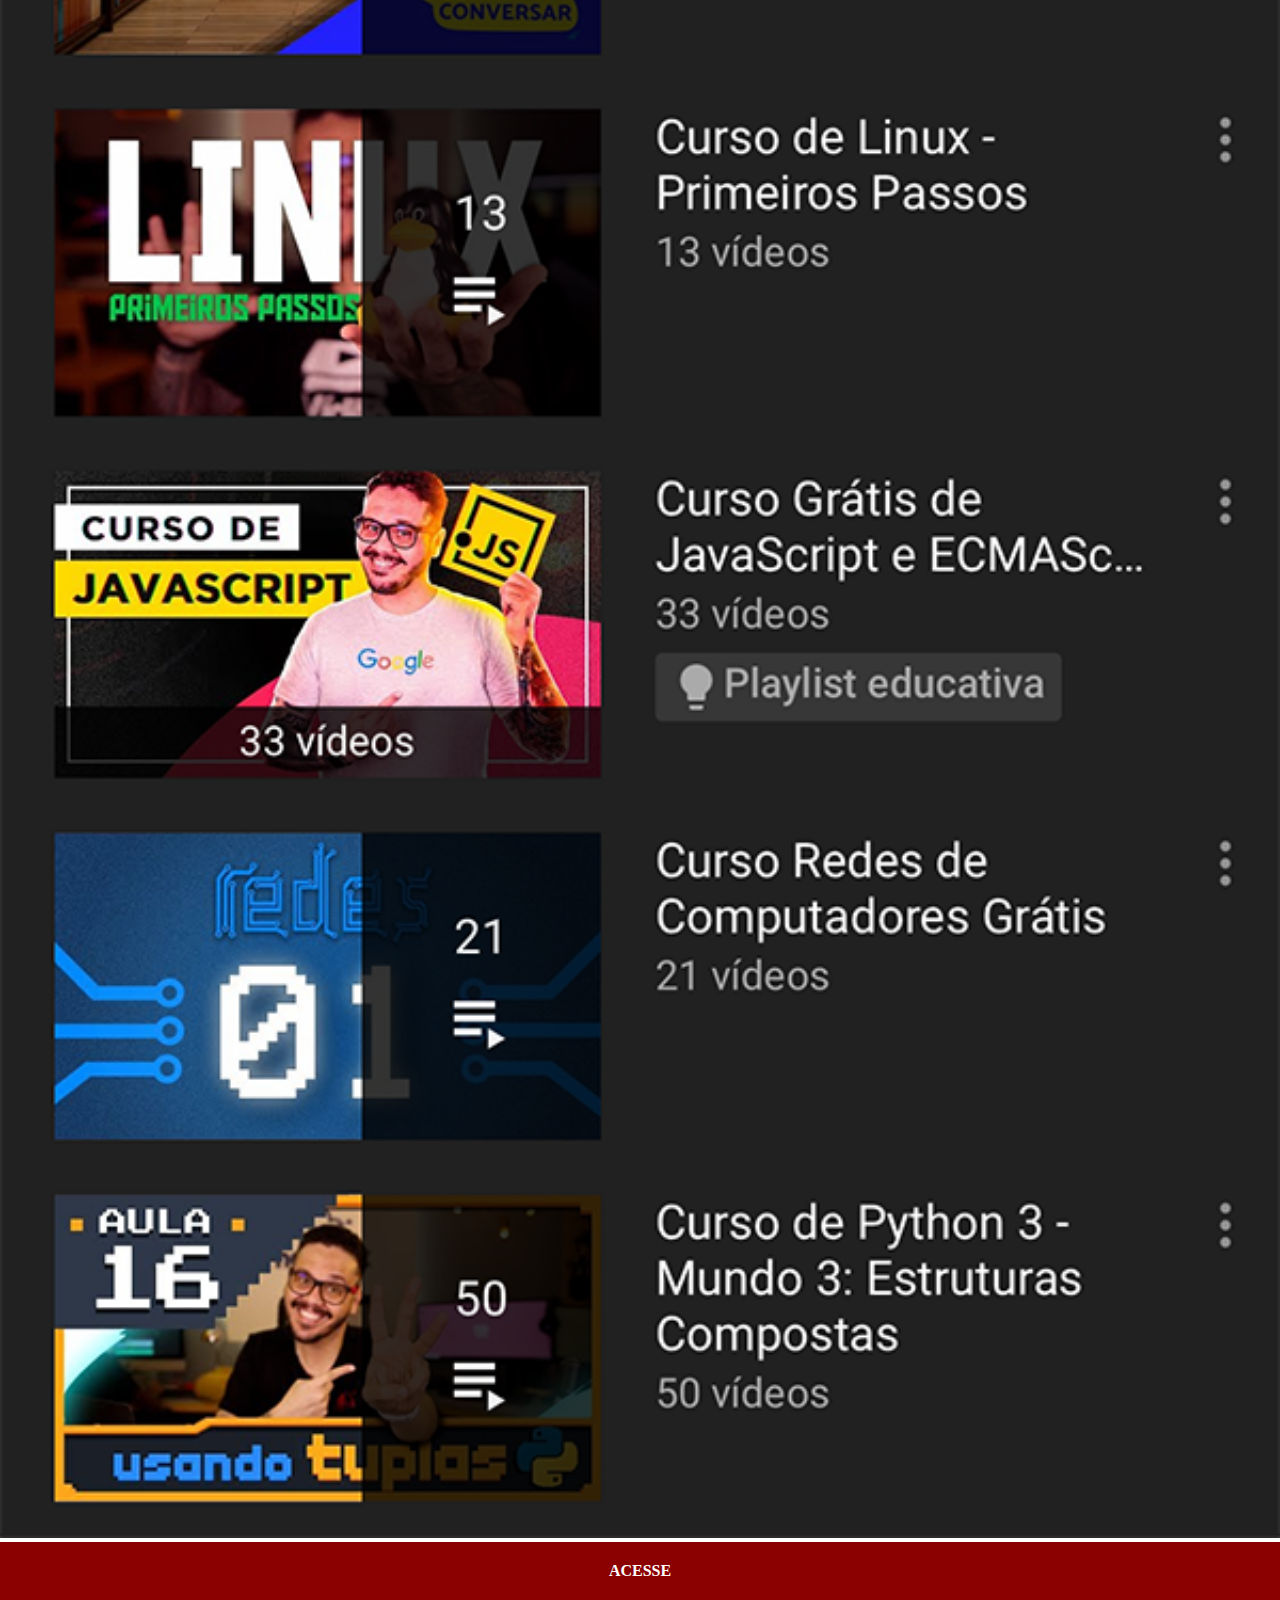
<file: youtube.html>
<!DOCTYPE html>
<html lang="pt-br">
<head>
    <meta charset="UTF-8">
    <meta http-equiv="X-UA-Compatible" content="IE=edge">
    <meta name="viewport" content="width=device-width, initial-scale=1.0">
    <title>Youtube</title>
    <link rel="stylesheet" href="estilos/social.css">
</head>
<body>
    <img src="imagens/tela-youtube.png" alt="Youtube"><a href="https://www.youtube.com/cursoemvideo/playlist" target="_blank">ACESSE</a>
</body>
</html>
</file>
<file: estilos/stylestyle.css>
@charset "UTF-8";

* {
    margin: 0px;
    padding: 0px;
    font-family: Arial, Helvetica, sans-serif;
}

html, body {
    height: 100vh;
    width: 100vw;
    background-color: black;
}

body {
    background: url('../imagens/fundo-madeira.jpg') no-repeat top center;
    background-size: cover;
    background-attachment: fixed;
}

main {
    height: 100vh;
    position: relative;

}

section#telefone {
    position: absolute;
    top: 50%;
    left: 50%;
    transform: translate(-50%, -50%);

    height: 627px;
    width: 311px;
    background: url('../imagens/frame-iphone.png') no-repeat;
}

iframe#tela {
    position: relative;
    top: 81px;
    left: 23px;
    width: 265px;
    height: 469px;
}

section#redes-sociais {
    text-align: right;
}

section#redes-sociais img {
    width: 50px;
    margin: 10px;
    border-radius: 50%;
    box-shadow: 2px 2px 5px rgba(0, 0, 0, 0.568);
    box-sizing: border-box;
}

section#redes-sociais img:hover {
    border: 2px solid rgba(255, 255, 255, 0.692);
    transform: translate(-5px, -3px);
    box-shadow: 5px 5px 10px rgba(0, 0, 0, 0.589);
    transition: transform .3s;
}
</file>
<file: estilos/social.css>
@charset "UTF-8";

* {
    margin: 0px;
    padding: 0px;
}

::-webkit-scrollbar {
    width: 0px;
    height: 0px;
}

img {
    width: 100vw;
}

a {
    display: block;
    background-color: darkred;
    padding: 20px;
    text-align: center;
    color: white;
    font-weight: bolder;
    text-decoration: none;
}

a:hover {
    background-color: red;
}
</file>
